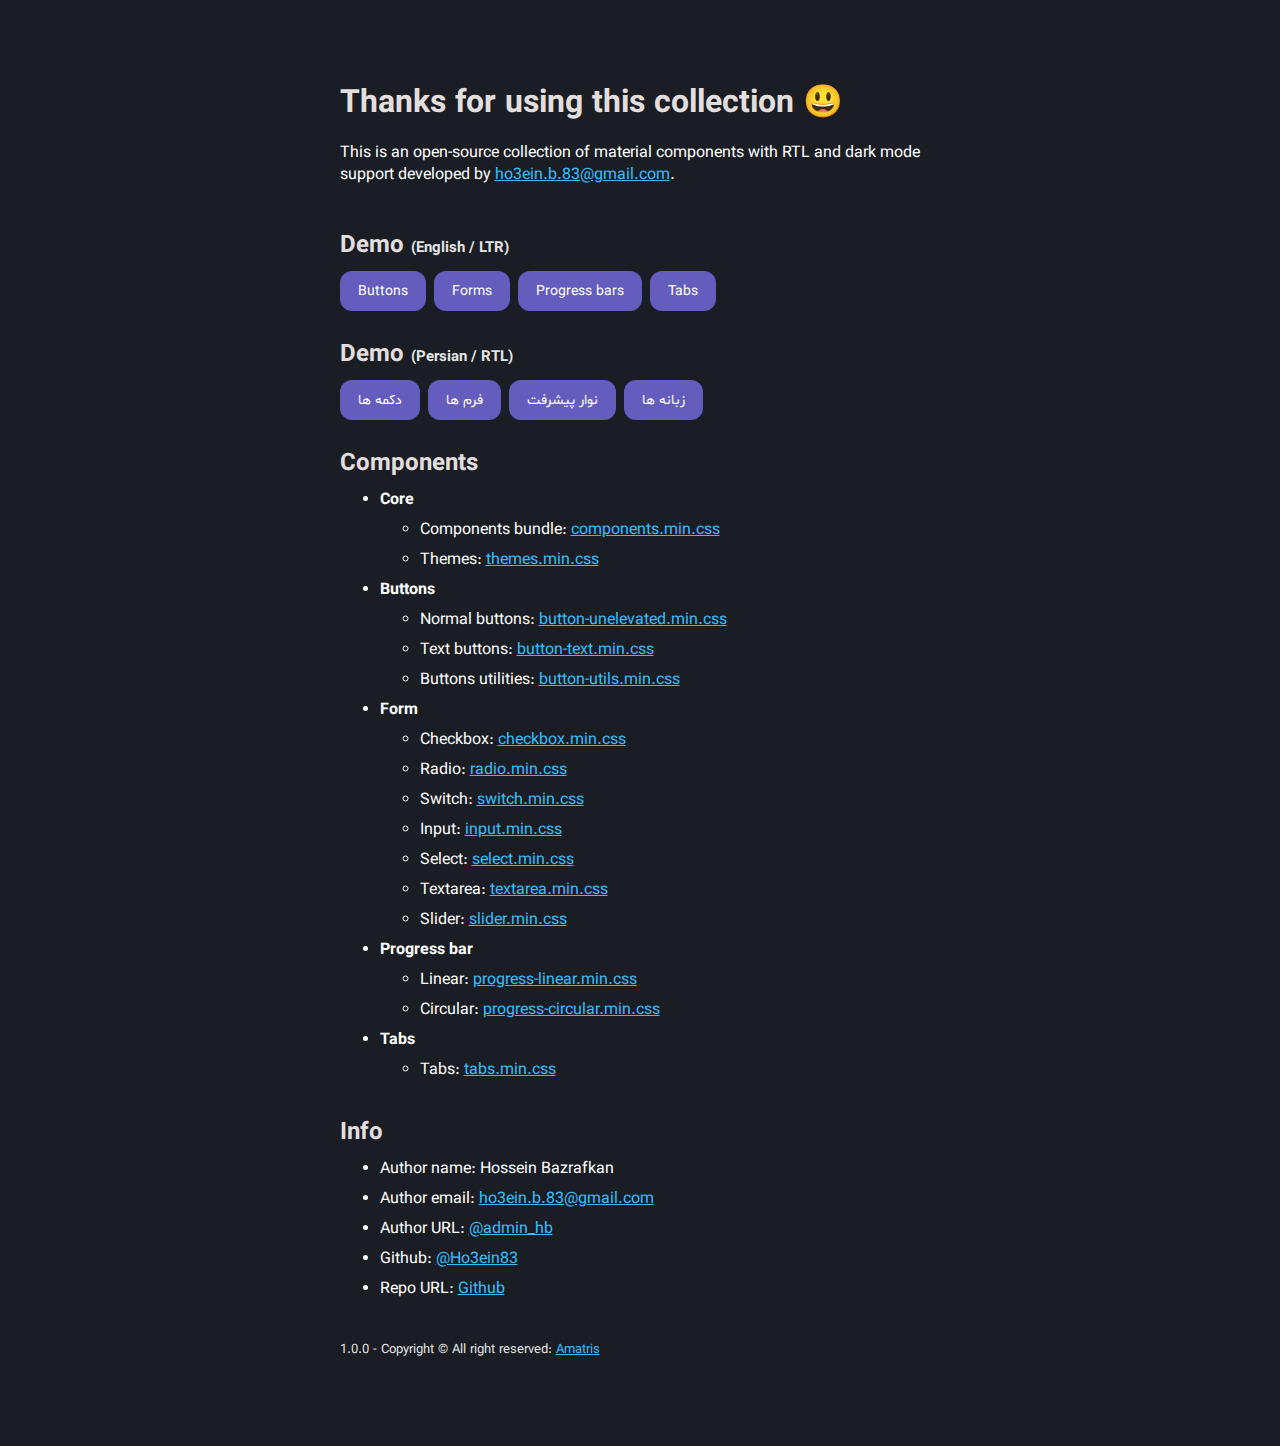
<file: index.html>
<!doctype html>
<html lang="en">
<head>
    <meta charset="UTF-8">
    <meta name="viewport" content="width=device-width, user-scalable=no, initial-scale=1.0, maximum-scale=1.0, minimum-scale=1.0">
    <meta http-equiv="X-UA-Compatible" content="ie=edge">

    <link rel="icon" href="./favicon.png">

    <link rel="stylesheet" href="./css/themes.min.css">
    <link rel="stylesheet" href="./css/style.min.css">
    <link rel="stylesheet" href="./css/structure.min.css">
    <link rel="stylesheet" href="./css/components.min.css">

    <title>Amatris material UI components</title>
</head>
<body class="ltr dark">

<div class="h-50"></div>

<div class="row">
    <div class="col-lg-6 margin-auto">
        <h1>Thanks for using this collection 😃</h1>
        <p>
            This is an open-source collection of material components with RTL and dark mode support developed by
            <a href="mailto:ho3ein.b.83@gmail.com">ho3ein.b.83@gmail.com</a>.
        </p>

        <div class="h-20"></div>

        <h2>Demo <span class="small-text color-low">(English / LTR)</span></h2>
        <div class="flex-start gap-8">
            <a href="demo/buttons_ltr.html" class="btn">Buttons</a>
            <a href="demo/forms_ltr.html" class="btn">Forms</a>
            <a href="demo/progress_ltr.html" class="btn">Progress bars</a>
            <a href="demo/tabs_ltr.html" class="btn">Tabs</a>
        </div>

        <div class="h-20"></div>

        <h2>Demo <span class="small-text color-low">(Persian / RTL)</span></h2>
        <div class="flex-start gap-8">
            <a href="demo/buttons_rtl.html" class="btn">دکمه ها</a>
            <a href="demo/forms_rtl.html" class="btn">فرم ها</a>
            <a href="demo/progress_rtl.html" class="btn">نوار پیشرفت</a>
            <a href="demo/tabs_rtl.html" class="btn">زبانه ها</a>
        </div>

        <div class="h-20"></div>

        <h2>Components</h2>
        <ul>
            <li>
                <b>Core</b>
                <ul>
                    <li>
                        <span>Components bundle:</span>
                        <a href="css/components.min.css">components.min.css</a>
                    </li>
                    <li>
                        <span>Themes:</span>
                        <a href="css/themes.min.css">themes.min.css</a>
                    </li>
                </ul>
            </li>
            <li>
                <b>Buttons</b>
                <ul>
                    <li>
                        <span>Normal buttons:</span>
                        <a href="css/components/button-unelevated.min.css">button-unelevated.min.css</a>
                    </li>
                    <li>
                        <span>Text buttons:</span>
                        <a href="css/components/button-text.min.css">button-text.min.css</a>
                    </li>
                    <li>
                        <span>Buttons utilities:</span>
                        <a href="css/components/button-utils.min.css">button-utils.min.css</a>
                    </li>
                </ul>
            </li>
            <li>
                <b>Form</b>
                <ul>
                    <li>
                        <span>Checkbox:</span>
                        <a href="css/components/checkbox.min.css">checkbox.min.css</a>
                    </li>
                    <li>
                        <span>Radio:</span>
                        <a href="css/components/radio.min.css">radio.min.css</a>
                    </li>
                    <li>
                        <span>Switch:</span>
                        <a href="css/components/switch.min.css">switch.min.css</a>
                    </li>
                    <li>
                        <span>Input:</span>
                        <a href="css/components/input.min.css">input.min.css</a>
                    </li>
                    <li>
                        <span>Select:</span>
                        <a href="css/components/select.min.css">select.min.css</a>
                    </li>
                    <li>
                        <span>Textarea:</span>
                        <a href="css/components/textarea.min.css">textarea.min.css</a>
                    </li>
                    <li>
                        <span>Slider:</span>
                        <a href="css/components/slider.min.css">slider.min.css</a>
                    </li>
                </ul>
            </li>
            <li>
                <b>Progress bar</b>
                <ul>
                    <li>
                        <span>Linear:</span>
                        <a href="css/components/progress-linear.min.css">progress-linear.min.css</a>
                    </li>
                    <li>
                        <span>Circular:</span>
                        <a href="css/components/progress-circular.min.css">progress-circular.min.css</a>
                    </li>
                </ul>
            </li>
            <li>
                <b>Tabs</b>
                <ul>
                    <li>
                        <span>Tabs:</span>
                        <a href="css/components/tabs.min.css">tabs.min.css</a>
                    </li>
                </ul>
            </li>
        </ul>

        <div class="h-20"></div>

        <h2>Info</h2>
        <ul>
            <li>Author name: Hossein Bazrafkan</li>
            <li>Author email: <a href="mailto:ho3ein.b.83@gmail.com">ho3ein.b.83@gmail.com</a></li>
            <li>Author URL: <a href="https://amatris.ir/author/admin_hb">@admin_hb</a></li>
            <li>Github: <a href="https://github.com/Ho3ein83">@Ho3ein83</a></li>
            <li>Repo URL: <a href="#">Github</a></li> <!-- TODO -->
        </ul>

        <div class="h-20"></div>

        <p class="tiny-text color-low"><span>1.0.0</span> - Copyright &copy; All right reserved: <a href="https://amatris.ir" target="_blank">Amatris</a></p>

    </div>
</div>

<div class="h-50"></div>

</body>
</html>
</file>
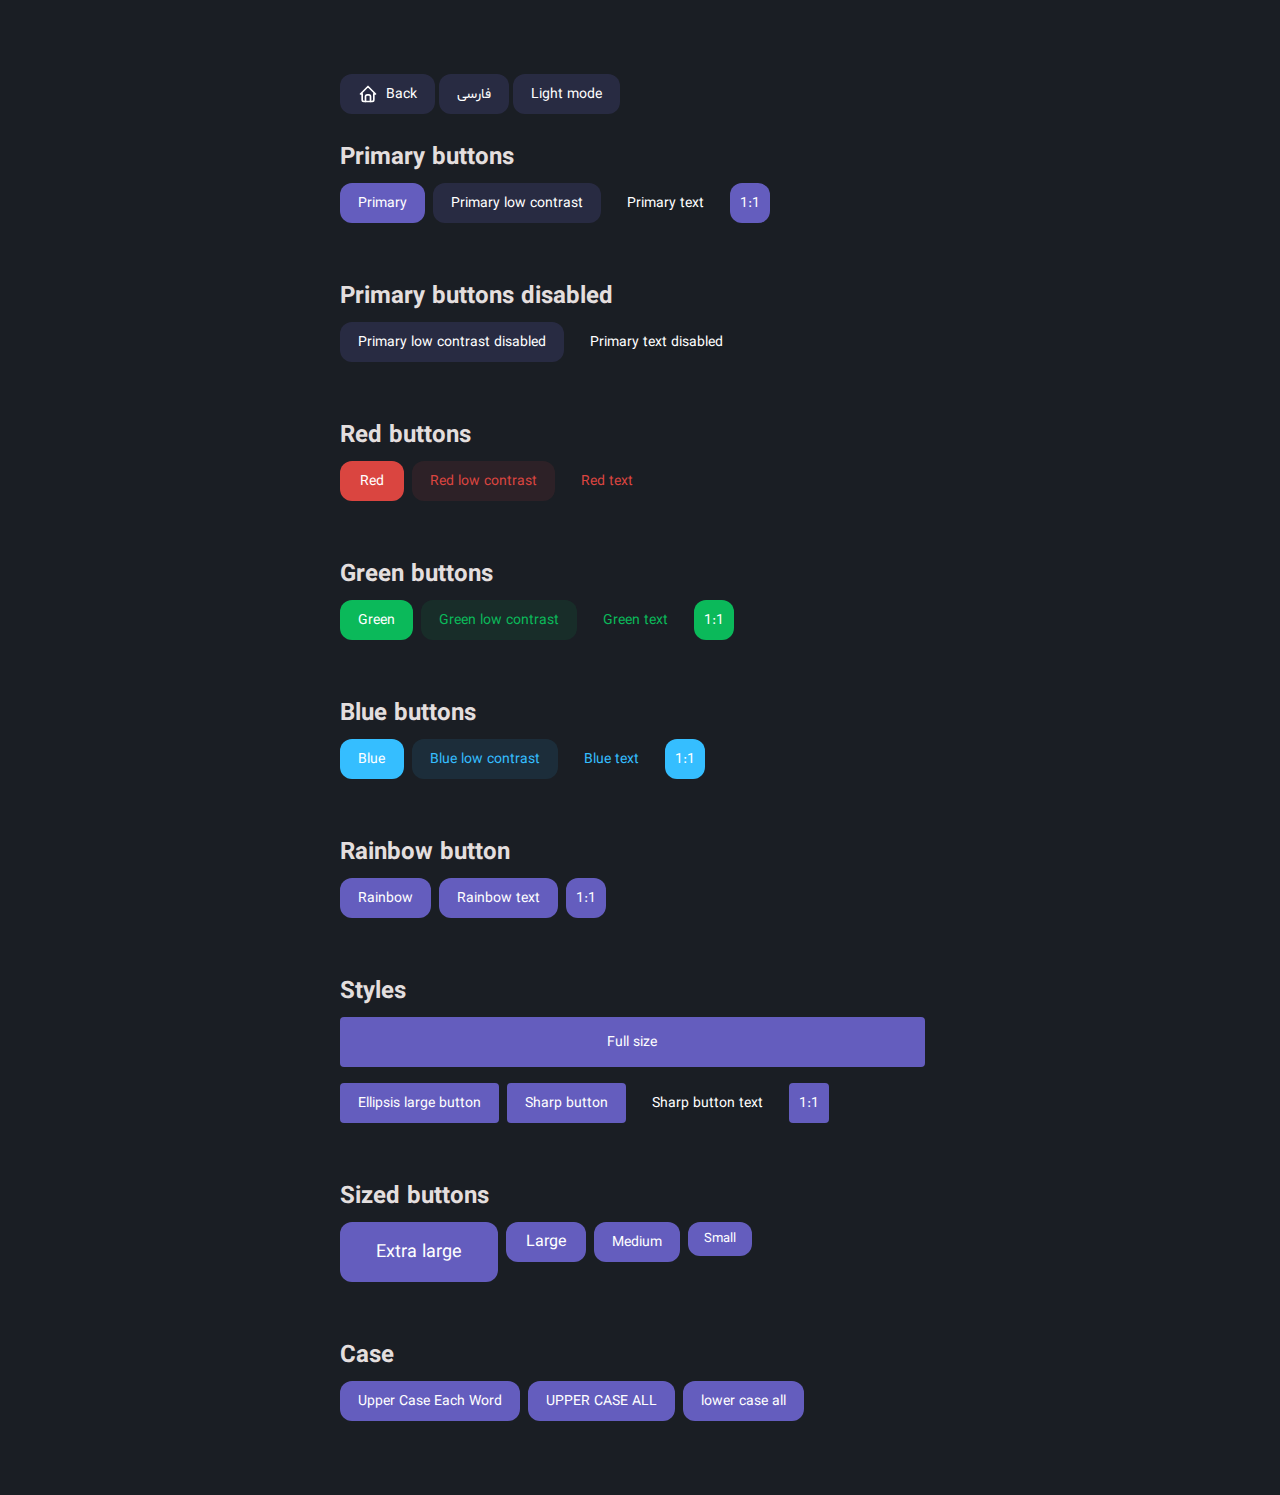
<file: demo/buttons_ltr.html>
<!doctype html>
<html lang="en">
<head>
    <meta charset="UTF-8">
    <meta name="viewport" content="width=device-width, user-scalable=no, initial-scale=1.0, maximum-scale=1.0, minimum-scale=1.0">
    <meta http-equiv="X-UA-Compatible" content="ie=edge">

    <link rel="stylesheet" href="../css/themes.min.css">
    <link rel="stylesheet" href="../css/structure.min.css">
    <link rel="stylesheet" href="../css/style.min.css">
    <link rel="stylesheet" href="../css/components.min.css">

    <title>Buttons</title>
</head>
<body class="ltr dark">

<div class="h-50"></div>

<div class="row">
    <div class="col-lg-6 margin-auto">
        <a href=".." class="btn btn-text --low flex-center">
            <svg xmlns="http://www.w3.org/2000/svg" viewBox="0 0 24 24" class="icon icon-tabler">
                <path d="M5 12l-2 0l9 -9l9 9l-2 0"/><path d="M5 12v7a2 2 0 0 0 2 2h10a2 2 0 0 0 2 -2v-7"/><path d="M9 21v-6a2 2 0 0 1 2 -2h2a2 2 0 0 1 2 2v6"/>
            </svg>
            Back
        </a>
        <a href="./buttons_rtl.html" class="btn btn-text --low">فارسی</a>
        <button type="button" class="btn btn-text --low no-dark switch-dark">Dark mode</button>
        <button type="button" class="btn btn-text --low no-light switch-light">Light mode</button>

        <div class="h-20"></div>

        <h2>Primary buttons</h2>
        <div class="flex-start gap-8">
            <button type="button" class="btn">Primary</button>
            <button type="button" class="btn btn-text --low">Primary low contrast</button>
            <button type="button" class="btn btn-text">Primary text</button>
            <button type="button" class="btn --square">1:1</button>
        </div>

        <div class="h-50"></div>

        <h2>Primary buttons disabled</h2>
        <div class="flex-start gap-8">
            <button type="button" class="btn btn-text --low" disabled>Primary low contrast disabled</button>
            <button type="button" class="btn btn-text" disabled>Primary text disabled</button>
        </div>

        <div class="h-50"></div>

        <h2>Red buttons</h2>
        <div class="flex-start gap-8">
            <button type="button" class="btn --red">Red</button>
            <button type="button" class="btn btn-text --red --low">Red low contrast</button>
            <button type="button" class="btn btn-text --red">Red text</button>
        </div>

        <div class="h-50"></div>

        <h2>Green buttons</h2>
        <div class="flex-start gap-8">
            <button type="button" class="btn --green">Green</button>
            <button type="button" class="btn btn-text --green --low">Green low contrast</button>
            <button type="button" class="btn btn-text --green">Green text</button>
            <button type="button" class="btn --green --square">1:1</button>
        </div>

        <div class="h-50"></div>

        <h2>Blue buttons</h2>
        <div class="flex-start gap-8">
            <button type="button" class="btn --blue">Blue</button>
            <button type="button" class="btn btn-text --blue --low">Blue low contrast</button>
            <button type="button" class="btn btn-text --blue">Blue text</button>
            <button type="button" class="btn --blue --square">1:1</button>
        </div>

        <div class="h-50"></div>

        <h2>Rainbow button</h2>
        <div class="flex-start gap-8">
            <button type="button" class="btn rainbow">Rainbow</button>
            <button type="button" class="btn rainbow text">Rainbow text</button>
            <button type="button" class="btn --square">1:1</button>
        </div>

        <div class="h-50"></div>

        <h2>Styles</h2>
        <div class="flex-start gap-8">
            <button type="button" class="btn btn-sharp btn-full">Full size</button>
            <button type="button" class="btn btn-sharp ellipsis" title="Ellipsis large button">Ellipsis large button</button>
            <button type="button" class="btn btn-sharp">Sharp button</button>
            <button type="button" class="btn btn-text btn-sharp">Sharp button text</button>
            <button type="button" class="btn btn-sharp --square">1:1</button>
        </div>

        <div class="h-50"></div>

        <h2>Sized buttons</h2>
        <div class="flex-start gap-8">
            <button type="button" class="btn btn-xl">Extra large</button>
            <button type="button" class="btn btn-lg">Large</button>
            <button type="button" class="btn btn-md">Medium</button>
            <button type="button" class="btn btn-sm">Small</button>
        </div>

        <div class="h-50"></div>

        <h2>Case</h2>
        <div class="flex-start gap-8">
            <button type="button" class="btn uc-first">upper case each word</button>
            <button type="button" class="btn upper-case">upper case all</button>
            <button type="button" class="btn lower-case">LOWER Case All</button>
        </div>

    </div>
</div>

<div class="h-50"></div>

<script src="../js/script.js"></script>

</body>
</html>
</file>
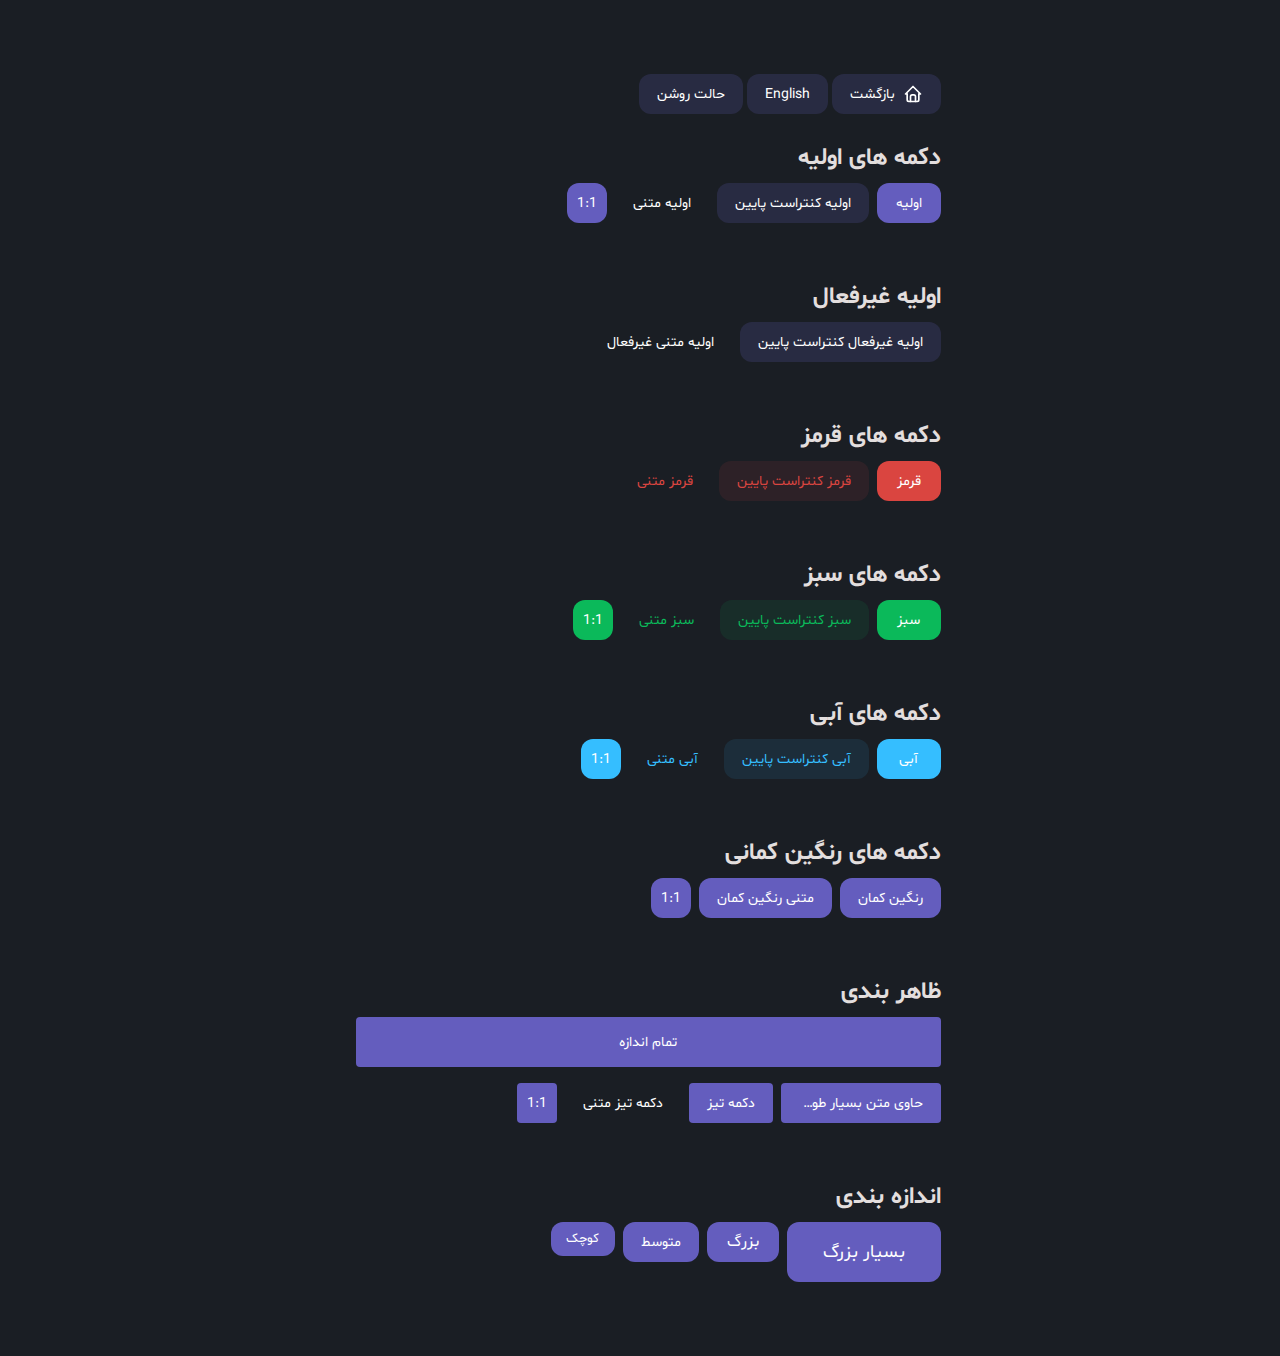
<file: demo/buttons_rtl.html>
<!doctype html>
<html lang="en">
<head>
    <meta charset="UTF-8">
    <meta name="viewport" content="width=device-width, user-scalable=no, initial-scale=1.0, maximum-scale=1.0, minimum-scale=1.0">
    <meta http-equiv="X-UA-Compatible" content="ie=edge">

    <link rel="stylesheet" href="../css/themes.min.css">
    <link rel="stylesheet" href="../css/structure.min.css">
    <link rel="stylesheet" href="../css/style.min.css">
    <link rel="stylesheet" href="../css/components.min.css">

    <title>دکمه ها</title>
</head>
<body class="rtl dark">

<div class="h-50"></div>

<div class="row">
    <div class="col-lg-6 margin-auto">
        <a href=".." class="btn btn-text --low flex-center">
            <svg xmlns="http://www.w3.org/2000/svg" viewBox="0 0 24 24" class="icon icon-tabler">
                <path d="M5 12l-2 0l9 -9l9 9l-2 0"/><path d="M5 12v7a2 2 0 0 0 2 2h10a2 2 0 0 0 2 -2v-7"/><path d="M9 21v-6a2 2 0 0 1 2 -2h2a2 2 0 0 1 2 2v6"/>
            </svg>
            بازگشت
        </a>
        <a href="./buttons_ltr.html" class="btn btn-text --low">English</a>
        <button type="button" class="btn btn-text --low no-dark switch-dark">حالت تیره</button>
        <button type="button" class="btn btn-text --low no-light switch-light">حالت روشن</button>

        <div class="h-20"></div>

        <h2>دکمه های اولیه</h2>
        <div class="flex-start gap-8">
            <button type="button" class="btn">اولیه</button>
            <button type="button" class="btn btn-text --low">اولیه کنتراست پایین</button>
            <button type="button" class="btn btn-text">اولیه متنی</button>
            <button type="button" class="btn --square">1:1</button>
        </div>

        <div class="h-50"></div>

        <h2>اولیه غیرفعال</h2>
        <div class="flex-start gap-8">
            <button type="button" class="btn btn-text --low" disabled>اولیه غیرفعال کنتراست پایین</button>
            <button type="button" class="btn btn-text" disabled>اولیه متنی غیرفعال</button>
        </div>

        <div class="h-50"></div>

        <h2>دکمه های قرمز</h2>
        <div class="flex-start gap-8">
            <button type="button" class="btn --red">قرمز</button>
            <button type="button" class="btn btn-text --red --low">قرمز کنتراست پایین</button>
            <button type="button" class="btn btn-text --red">قرمز متنی</button>
        </div>

        <div class="h-50"></div>

        <h2>دکمه های سبز</h2>
        <div class="flex-start gap-8">
            <button type="button" class="btn --green">سبز</button>
            <button type="button" class="btn btn-text --green --low">سبز کنتراست پایین</button>
            <button type="button" class="btn btn-text --green">سبز متنی</button>
            <button type="button" class="btn --green --square">1:1</button>
        </div>

        <div class="h-50"></div>

        <h2>دکمه های آبی</h2>
        <div class="flex-start gap-8">
            <button type="button" class="btn --blue">آبی</button>
            <button type="button" class="btn btn-text --blue --low">آبی کنتراست پایین</button>
            <button type="button" class="btn btn-text --blue">آبی متنی</button>
            <button type="button" class="btn --blue --square">1:1</button>
        </div>

        <div class="h-50"></div>

        <h2>دکمه های رنگین کمانی</h2>
        <div class="flex-start gap-8">
            <button type="button" class="btn rainbow">رنگین کمان</button>
            <button type="button" class="btn rainbow text">متنی رنگین کمان</button>
            <button type="button" class="btn --square">1:1</button>
        </div>

        <div class="h-50"></div>

        <h2>ظاهر بندی</h2>
        <div class="flex-start gap-8">
            <button type="button" class="btn btn-sharp btn-full">تمام اندازه</button>
            <button type="button" class="btn btn-sharp ellipsis" title="حاوی متن بسیار طولانی">حاوی متن بسیار طولانی</button>
            <button type="button" class="btn btn-sharp">دکمه تیز</button>
            <button type="button" class="btn btn-text btn-sharp">دکمه تیز متنی</button>
            <button type="button" class="btn btn-sharp --square">1:1</button>
        </div>

        <div class="h-50"></div>

        <h2>اندازه بندی</h2>
        <div class="flex-start gap-8">
            <button type="button" class="btn btn-xl">بسیار بزرگ</button>
            <button type="button" class="btn btn-lg">بزرگ</button>
            <button type="button" class="btn btn-md">متوسط</button>
            <button type="button" class="btn btn-sm">کوچک</button>
        </div>

    </div>
</div>

<div class="h-50"></div>

<script src="../js/script.js"></script>

</body>
</html>
</file>
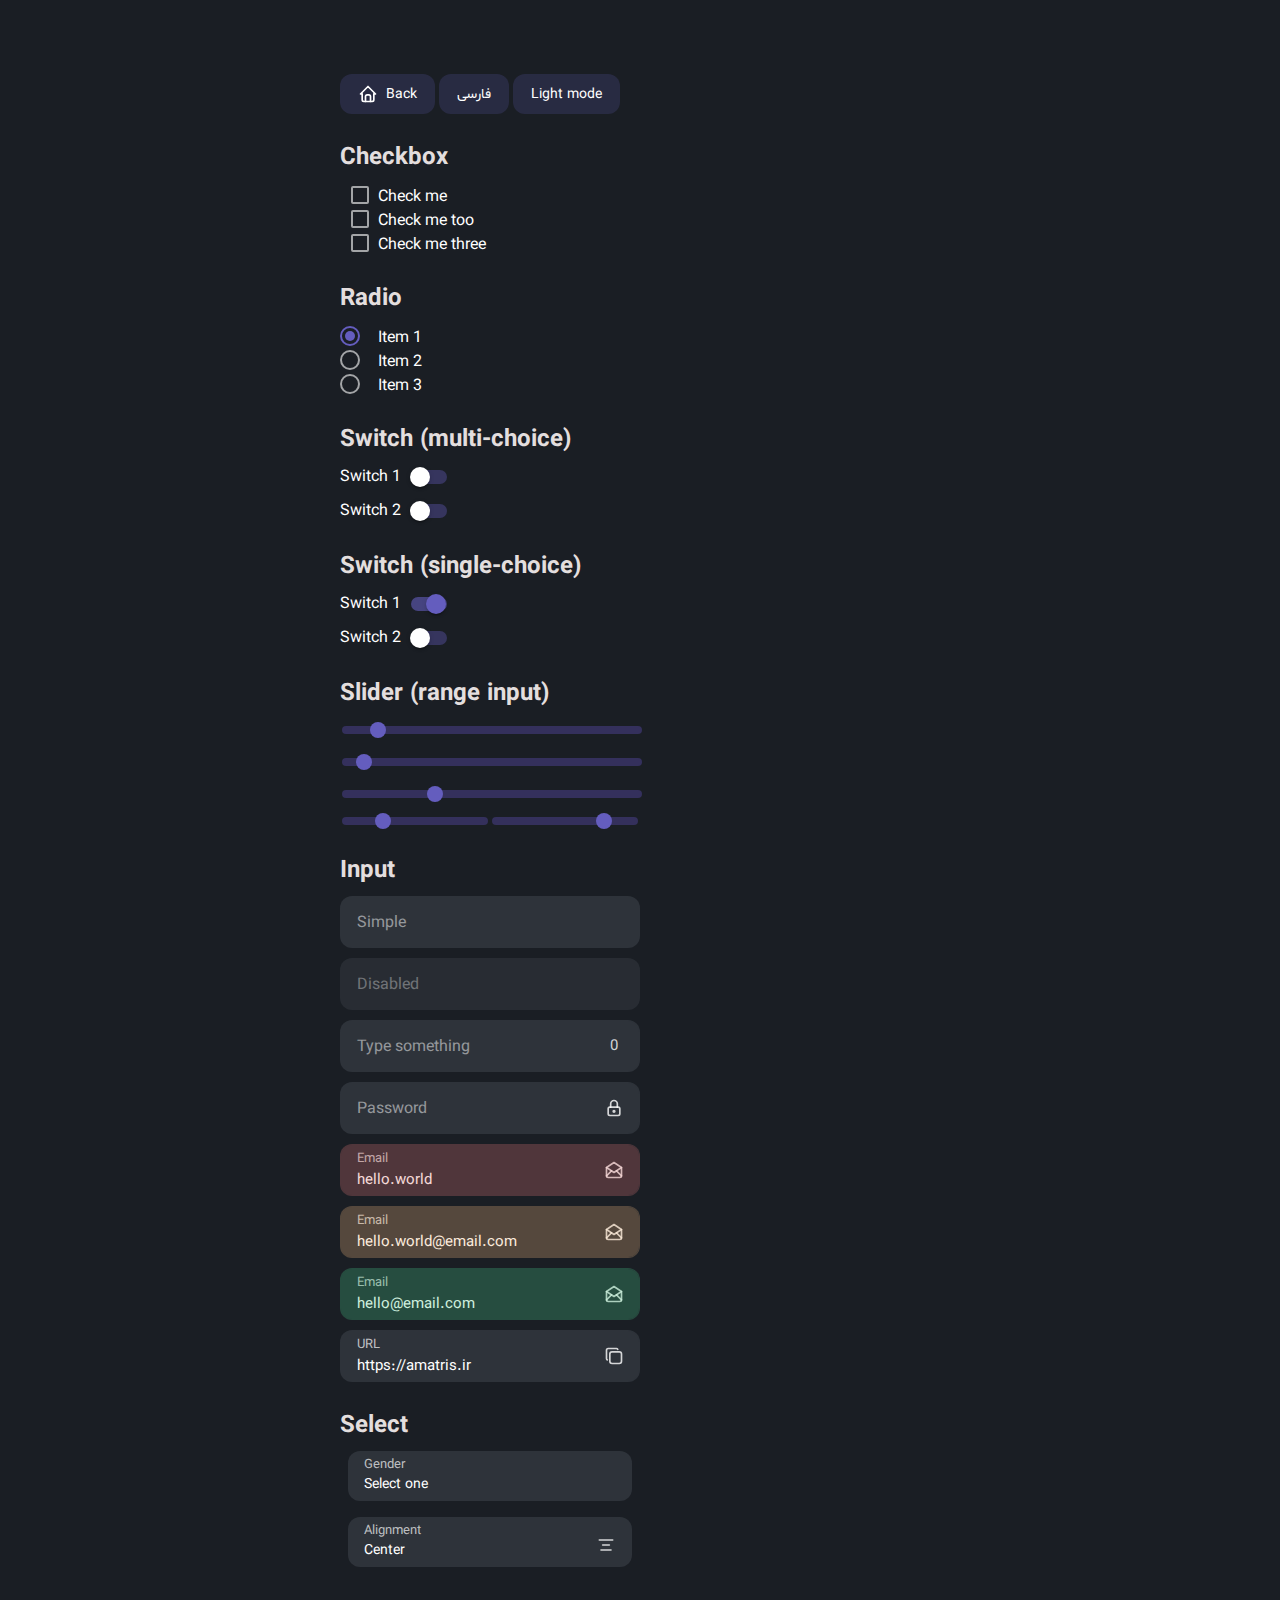
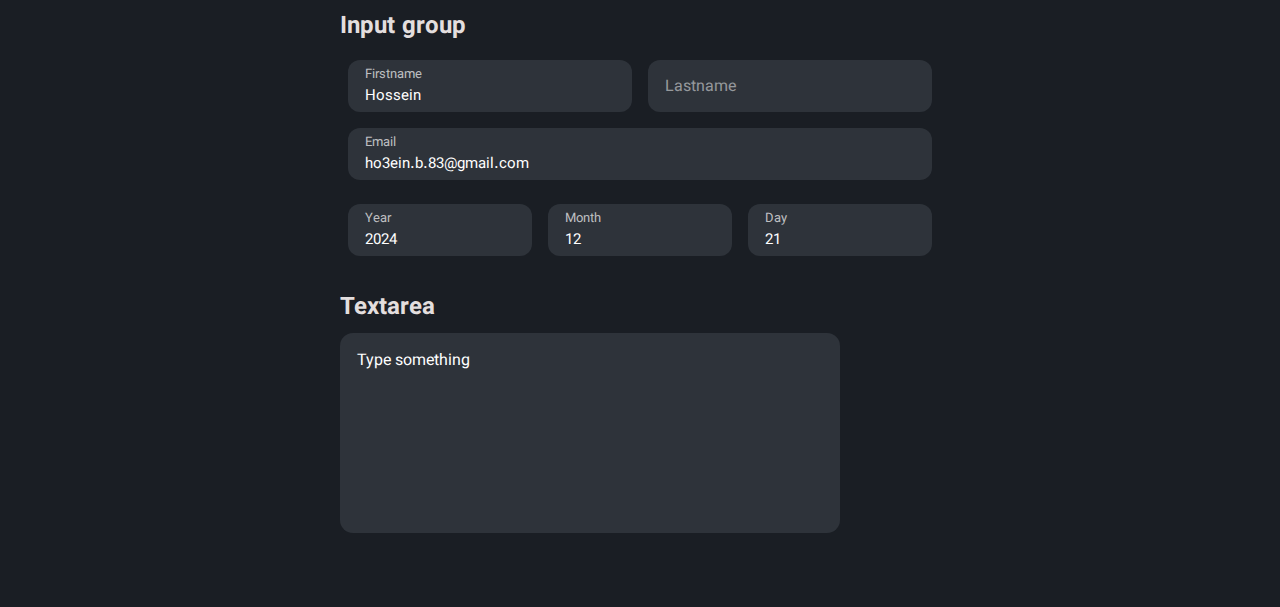
<file: demo/forms_ltr.html>
<!doctype html>
<html lang="en">
<head>
    <meta charset="UTF-8">
    <meta name="viewport" content="width=device-width, user-scalable=no, initial-scale=1.0, maximum-scale=1.0, minimum-scale=1.0">
    <meta http-equiv="X-UA-Compatible" content="ie=edge">

    <link rel="stylesheet" href="../css/themes.min.css">
    <link rel="stylesheet" href="../css/structure.min.css">
    <link rel="stylesheet" href="../css/style.min.css">
    <link rel="stylesheet" href="../css/components.min.css">

    <title>Forms</title>
</head>
<body class="ltr dark">

<div class="h-50"></div>

<div class="row">
    <div class="col-lg-6 margin-auto">
        <a href=".." class="btn btn-text --low flex-center">
            <svg xmlns="http://www.w3.org/2000/svg" viewBox="0 0 24 24" class="icon icon-tabler">
                <path d="M5 12l-2 0l9 -9l9 9l-2 0"/><path d="M5 12v7a2 2 0 0 0 2 2h10a2 2 0 0 0 2 -2v-7"/><path d="M9 21v-6a2 2 0 0 1 2 -2h2a2 2 0 0 1 2 2v6"/>
            </svg>
            Back
        </a>
        <a href="./forms_rtl.html" class="btn btn-text --low">فارسی</a>
        <button type="button" class="btn btn-text --low no-dark switch-dark">Dark mode</button>
        <button type="button" class="btn btn-text --low no-light switch-light">Light mode</button>

        <div class="h-20"></div>

        <h2>Checkbox</h2>
        <div class="flex-start gap-8">
            <label class="hb-checkbox">
                <input type="checkbox" id="checkbox-1">
                <span></span>
            </label>
            <label for="checkbox-1" class="clickable offset b3">Check me</label>
        </div>
        <div class="flex-start gap-8">
            <label class="hb-checkbox">
                <input type="checkbox" id="checkbox-2">
                <span></span>
            </label>
            <label for="checkbox-2" class="clickable offset b3">Check me too</label>
        </div>
        <div class="flex-start gap-8">
            <label class="hb-checkbox">
                <input type="checkbox" id="checkbox-3">
                <span></span>
            </label>
            <label for="checkbox-3" class="clickable offset b3">Check me three</label>
        </div>

        <div class="h-20"></div>

        <h2>Radio</h2>
        <div class="flex-start gap-8">
            <label class="hb-radio">
                <input type="radio" name="radio_group_1" id="radio-1" checked>
                <span></span>
            </label>
            <label for="radio-1" class="clickable offset b3">Item 1</label>
        </div>
        <div class="flex-start gap-8">
            <label class="hb-radio">
                <input type="radio" name="radio_group_1" id="radio-2">
                <span></span>
            </label>
            <label for="radio-2" class="clickable offset b3">Item 2</label>
        </div>
        <div class="flex-start gap-8">
            <label class="hb-radio">
                <input type="radio" name="radio_group_1" id="radio-3">
                <span></span>
            </label>
            <label for="radio-3" class="clickable offset b3">Item 3</label>
        </div>

        <div class="h-20"></div>

        <h2>Switch (multi-choice)</h2>
        <label class="hb-switch">
            <input type="checkbox" role="switch" name="switch_group_1">
            <span>Switch 1</span>
        </label>
        <div class="h-10"></div>
        <label class="hb-switch">
            <input type="checkbox" role="switch" name="switch_group_1">
            <span>Switch 2</span>
        </label>

        <div class="h-20"></div>

        <h2>Switch (single-choice)</h2>
        <label class="hb-switch">
            <input type="radio" role="switch" name="switch_group_2" checked>
            <span>Switch 1</span>
        </label>
        <div class="h-10"></div>
        <label class="hb-switch">
            <input type="radio" role="switch" name="switch_group_2">
            <span>Switch 2</span>
        </label>

        <div class="h-20"></div>

        <h2>Slider (range input)</h2>
        <div style="max-width:300px">
            <input type="range" class="ht-slider" value="10">

            <div class="h-10"></div>

            <input type="range" class="ht-slider" style="max-width:300px" value="10" max="200" step="10">

            <div class="h-10"></div>

            <input type="range" class="ht-slider" style="max-width:300px" value="3" max="10" step="1">

            <div class="h-10"></div>

            <div class="ht-slider-group">
                <input type="range" class="ht-slider" value="26">
                <input type="range" class="ht-slider" value="80">
            </div>
        </div>

        <div class="h-20"></div>

        <h2>Input</h2>
        <div style="max-width:300px">
            <label class="ht-input margin-0-im">
                <input type="text" placeholder="" required>
                <span>Simple</span>
            </label>
            <div class="h-10"></div>
            <label class="ht-input waiting margin-0-im">
                <input type="text" placeholder="" required>
                <span>Disabled</span>
            </label>
            <div class="h-10"></div>
            <label class="ht-input margin-0-im">
                <input type="text" id="input-example-1" placeholder="" required>
                <span>Type something</span>
                <span class="_icon_ small-text-im" id="badge-example-1">0</span>
            </label>
            <div class="h-10"></div>
            <label class="ht-input margin-0-im">
                <input type="password" placeholder="" required>
                <span>Password</span>
                <span class="_icon_">
                    <svg xmlns="http://www.w3.org/2000/svg" width="24" height="24" viewBox="0 0 24 24" class="icon icon-tabler">
                        <path d="M5 13a2 2 0 0 1 2 -2h10a2 2 0 0 1 2 2v6a2 2 0 0 1 -2 2h-10a2 2 0 0 1 -2 -2v-6z"/>
                        <path d="M11 16a1 1 0 1 0 2 0a1 1 0 0 0 -2 0"/><path d="M8 11v-4a4 4 0 1 1 8 0v4"/>
                    </svg>
                </span>
            </label>
            <div class="h-10"></div>
            <label class="ht-input invalid margin-0-im">
                <input type="email" value="hello.world" placeholder="" required>
                <span>Email</span>
                <span class="_icon_">
                    <svg xmlns="http://www.w3.org/2000/svg" width="24" height="24" viewBox="0 0 24 24" class="icon icon-tabler">
                        <path d="M3 9l9 6l9 -6l-9 -6l-9 6"/>
                        <path d="M21 9v10a2 2 0 0 1 -2 2h-14a2 2 0 0 1 -2 -2v-10"/>
                        <path d="M3 19l6 -6"/>
                        <path d="M15 13l6 6"/>
                    </svg>
                </span>
            </label>
            <div class="h-10"></div>
            <label class="ht-input warning margin-0-im">
                <input type="email" value="hello.world@email.com" placeholder="" required>
                <span>Email</span>
                <span class="_icon_">
                    <svg xmlns="http://www.w3.org/2000/svg" width="24" height="24" viewBox="0 0 24 24" class="icon icon-tabler">
                        <path d="M3 9l9 6l9 -6l-9 -6l-9 6"/>
                        <path d="M21 9v10a2 2 0 0 1 -2 2h-14a2 2 0 0 1 -2 -2v-10"/>
                        <path d="M3 19l6 -6"/>
                        <path d="M15 13l6 6"/>
                    </svg>
                </span>
            </label>
            <div class="h-10"></div>
            <label class="ht-input valid margin-0-im">
                <input type="email" value="hello@email.com" placeholder="" required>
                <span>Email</span>
                <span class="_icon_">
                    <svg xmlns="http://www.w3.org/2000/svg" width="24" height="24" viewBox="0 0 24 24" class="icon icon-tabler">
                        <path d="M3 9l9 6l9 -6l-9 -6l-9 6"/>
                        <path d="M21 9v10a2 2 0 0 1 -2 2h-14a2 2 0 0 1 -2 -2v-10"/>
                        <path d="M3 19l6 -6"/>
                        <path d="M15 13l6 6"/>
                    </svg>
                </span>
            </label>
            <div class="h-10"></div>
            <label class="ht-input margin-0-im">
                <input type="text" value="https://amatris.ir" placeholder="" readonly required>
                <span>URL</span>
                <span class="_icon_ clickable">
                    <svg xmlns="http://www.w3.org/2000/svg" width="24" height="24" viewBox="0 0 24 24" class="icon icon-tabler">
                        <path d="M7 7m0 2.667a2.667 2.667 0 0 1 2.667 -2.667h8.666a2.667 2.667 0 0 1 2.667 2.667v8.666a2.667 2.667 0 0 1 -2.667 2.667h-8.666a2.667 2.667 0 0 1 -2.667 -2.667z"/>
                        <path d="M4.012 16.737a2.005 2.005 0 0 1 -1.012 -1.737v-10c0 -1.1 .9 -2 2 -2h10c.75 0 1.158 .385 1.5 1"/>
                    </svg>
                </span>
            </label>
        </div>

        <div class="h-20"></div>

        <h2>Select</h2>
        <div style="max-width:300px">
            <label class="hb-select-group">
                <select>
                    <option value="" style="display:none">Select one</option>
                    <option value="male">Male</option>
                    <option value="female">Female</option>
                </select>
                <span>Gender</span>
            </label>
            <label class="hb-select-group">
                <select>
                    <option value="c">Center</option>
                    <option value="l">Left</option>
                    <option value="r">Right</option>
                </select>
                <span>Alignment</span>
                <svg xmlns="http://www.w3.org/2000/svg" width="24" height="24" viewBox="0 0 24 24" class="_icon_ icon icon-tabler">
                    <path d="M4 6l16 0"/>
                    <path d="M8 12l8 0"/>
                    <path d="M6 18l12 0"/>
                </svg>
            </label>
        </div>

        <div class="h-20"></div>

        <h2>Input group</h2>
        <div style="max-width:600px">
            <div class="ht-input-row">
                <label class="ht-input">
                    <input type="text" value="Hossein" placeholder="" required>
                    <span>Firstname</span>
                </label>
                <label class="ht-input">
                    <input type="text" placeholder="" required>
                    <span>Lastname</span>
                </label>
            </div>
            <label class="ht-input">
                <input type="text" value="ho3ein.b.83@gmail.com" placeholder="" required>
                <span>Email</span>
            </label>
            <div class="ht-input-row">
                <label class="ht-input">
                    <input type="text" value="2024" placeholder="" required>
                    <span>Year</span>
                </label>
                <label class="ht-input">
                    <input type="text" value="12" placeholder="" required>
                    <span>Month</span>
                </label>
                <label class="ht-input">
                    <input type="text" value="21" placeholder="" required>
                    <span>Day</span>
                </label>
            </div>
        </div>

        <div class="h-20"></div>

        <h2>Textarea</h2>

        <div style="width:100%">
            <label class="ht-textarea" style="width:100%;height:200px;max-width:500px;">
                <textarea></textarea>
                <span>Type something</span>
            </label>
        </div>

    </div>
</div>

<div class="h-50"></div>

<script src="../js/script.js"></script>
<script>
    const e1 = document.getElementById("input-example-1");
    const e1_badge = document.getElementById("badge-example-1");
    const e1_callback = function(){
        e1_badge.innerText = this.value.length;
    }
    e1.addEventListener("keydown", e1_callback);
    e1.addEventListener("keyup", e1_callback);
</script>

</body>
</html>
</file>
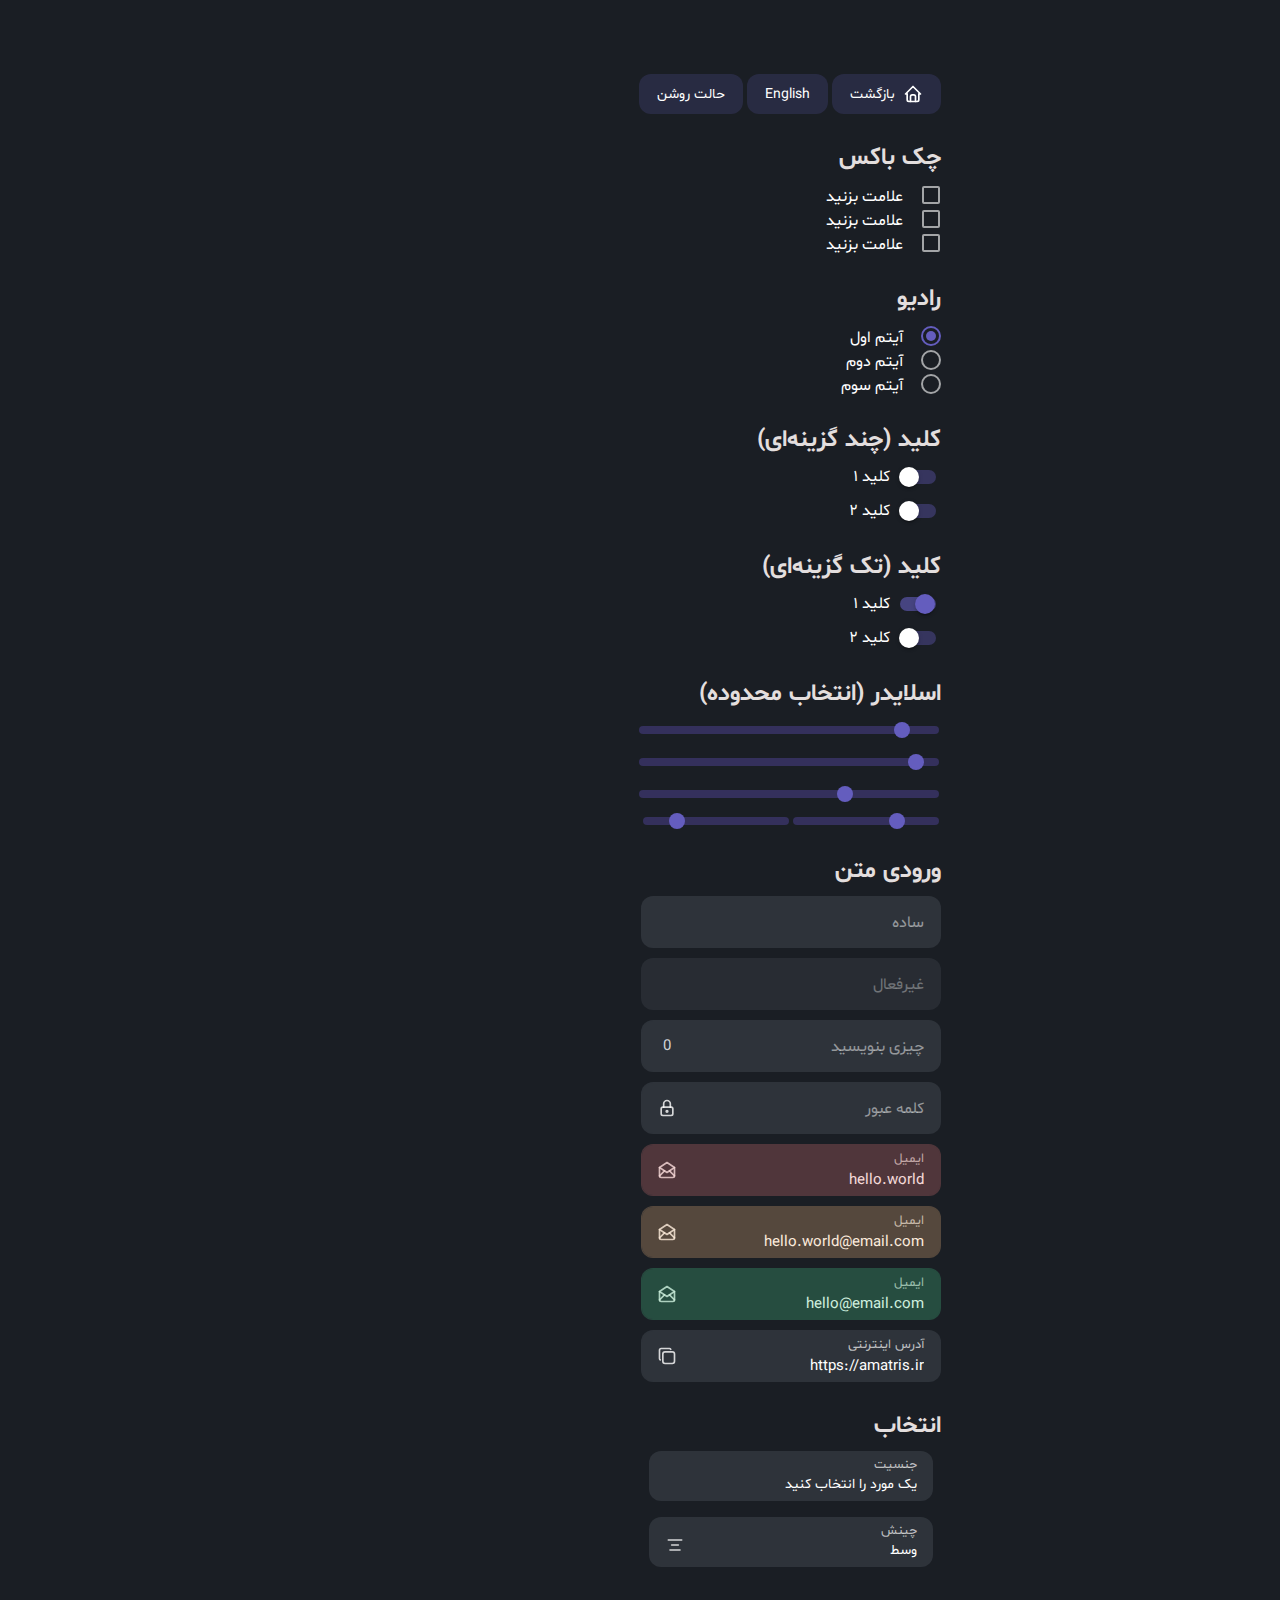
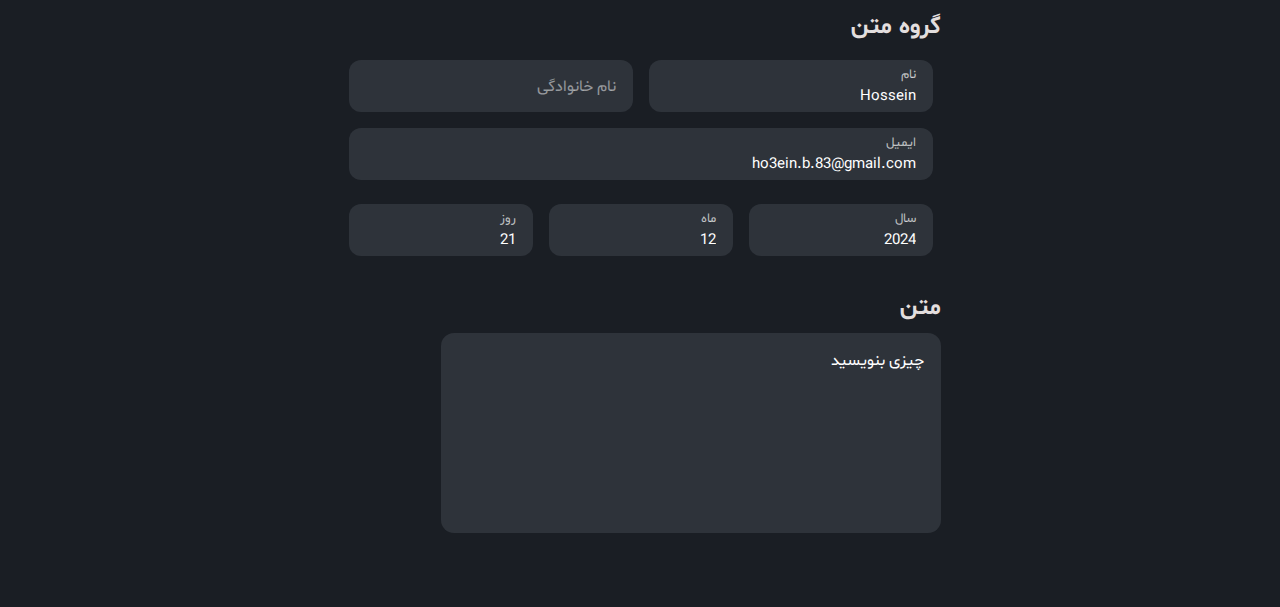
<file: demo/forms_rtl.html>
<!doctype html>
<html lang="en">
<head>
    <meta charset="UTF-8">
    <meta name="viewport" content="width=device-width, user-scalable=no, initial-scale=1.0, maximum-scale=1.0, minimum-scale=1.0">
    <meta http-equiv="X-UA-Compatible" content="ie=edge">

    <link rel="stylesheet" href="../css/themes.min.css">
    <link rel="stylesheet" href="../css/structure.min.css">
    <link rel="stylesheet" href="../css/style.min.css">
    <link rel="stylesheet" href="../css/components.min.css">

    <title>فرم ها</title>
</head>
<body class="rtl dark">

<div class="h-50"></div>

<div class="row">
    <div class="col-lg-6 margin-auto">
        <a href=".." class="btn btn-text --low flex-center">
            <svg xmlns="http://www.w3.org/2000/svg" viewBox="0 0 24 24" class="icon icon-tabler">
                <path d="M5 12l-2 0l9 -9l9 9l-2 0"/><path d="M5 12v7a2 2 0 0 0 2 2h10a2 2 0 0 0 2 -2v-7"/><path d="M9 21v-6a2 2 0 0 1 2 -2h2a2 2 0 0 1 2 2v6"/>
            </svg>
            بازگشت
        </a>
        <a href="./forms_ltr.html" class="btn btn-text --low">English</a>
        <button type="button" class="btn btn-text --low no-dark switch-dark">حالت تیره</button>
        <button type="button" class="btn btn-text --low no-light switch-light">حالت روشن</button>

        <div class="h-20"></div>

        <h2>چک باکس</h2>
        <div class="flex-start gap-8">
            <label class="hb-checkbox">
                <input type="checkbox" id="checkbox-1">
                <span></span>
            </label>
            <label for="checkbox-1" class="clickable offset b3">علامت بزنید</label>
        </div>
        <div class="flex-start gap-8">
            <label class="hb-checkbox">
                <input type="checkbox" id="checkbox-2">
                <span></span>
            </label>
            <label for="checkbox-2" class="clickable offset b3">علامت بزنید</label>
        </div>
        <div class="flex-start gap-8">
            <label class="hb-checkbox">
                <input type="checkbox" id="checkbox-3">
                <span></span>
            </label>
            <label for="checkbox-3" class="clickable offset b3">علامت بزنید</label>
        </div>

        <div class="h-20"></div>

        <h2>رادیو</h2>
        <div class="flex-start gap-8">
            <label class="hb-radio">
                <input type="radio" name="radio_group_1" id="radio-1" checked>
                <span></span>
            </label>
            <label for="radio-1" class="clickable offset b3">آیتم اول</label>
        </div>
        <div class="flex-start gap-8">
            <label class="hb-radio">
                <input type="radio" name="radio_group_1" id="radio-2">
                <span></span>
            </label>
            <label for="radio-2" class="clickable offset b3">آیتم دوم</label>
        </div>
        <div class="flex-start gap-8">
            <label class="hb-radio">
                <input type="radio" name="radio_group_1" id="radio-3">
                <span></span>
            </label>
            <label for="radio-3" class="clickable offset b3">آیتم سوم</label>
        </div>

        <div class="h-20"></div>

        <h2>کلید (چند گزینه‌ای)</h2>
        <label class="hb-switch">
            <input type="checkbox" role="switch" name="switch_group_1">
            <span>کلید ۱</span>
        </label>
        <div class="h-10"></div>
        <label class="hb-switch">
            <input type="checkbox" role="switch" name="switch_group_1">
            <span>کلید ۲</span>
        </label>

        <div class="h-20"></div>

        <h2>کلید (تک گزینه‌ای)</h2>
        <label class="hb-switch">
            <input type="radio" role="switch" name="switch_group_2" checked>
            <span>کلید ۱</span>
        </label>
        <div class="h-10"></div>
        <label class="hb-switch">
            <input type="radio" role="switch" name="switch_group_2">
            <span>کلید ۲</span>
        </label>

        <div class="h-20"></div>

        <h2>اسلایدر (انتخاب محدوده)</h2>
        <div style="max-width:300px">
            <input type="range" class="ht-slider" value="10">

            <div class="h-10"></div>

            <input type="range" class="ht-slider" value="10" max="200" step="10">

            <div class="h-10"></div>

            <input type="range" class="ht-slider" value="3" max="10" step="1">

            <div class="h-10"></div>

            <div class="ht-slider-group">
                <input type="range" class="ht-slider" value="26">
                <input type="range" class="ht-slider" value="80">
            </div>
        </div>

        <div class="h-20"></div>

        <h2>ورودی متن</h2>
        <div style="max-width:300px">
            <label class="ht-input margin-0-im">
                <input type="text" placeholder="" required>
                <span>ساده</span>
            </label>
            <div class="h-10"></div>
            <label class="ht-input waiting margin-0-im">
                <input type="text" placeholder="" required>
                <span>غیرفعال</span>
            </label>
            <div class="h-10"></div>
            <label class="ht-input margin-0-im">
                <input type="text" id="input-example-1" placeholder="" required>
                <span>چیزی بنویسید</span>
                <span class="_icon_ small-text-im" id="badge-example-1">0</span>
            </label>
            <div class="h-10"></div>
            <label class="ht-input margin-0-im">
                <input type="password" placeholder="" required>
                <span>کلمه عبور</span>
                <span class="_icon_">
                    <svg xmlns="http://www.w3.org/2000/svg" width="24" height="24" viewBox="0 0 24 24" class="icon icon-tabler">
                        <path d="M5 13a2 2 0 0 1 2 -2h10a2 2 0 0 1 2 2v6a2 2 0 0 1 -2 2h-10a2 2 0 0 1 -2 -2v-6z"/>
                        <path d="M11 16a1 1 0 1 0 2 0a1 1 0 0 0 -2 0"/><path d="M8 11v-4a4 4 0 1 1 8 0v4"/>
                    </svg>
                </span>
            </label>
            <div class="h-10"></div>
            <label class="ht-input invalid margin-0-im">
                <input type="email" value="hello.world" placeholder="" required>
                <span>ایمیل</span>
                <span class="_icon_">
                    <svg xmlns="http://www.w3.org/2000/svg" width="24" height="24" viewBox="0 0 24 24" class="icon icon-tabler">
                        <path d="M3 9l9 6l9 -6l-9 -6l-9 6"/>
                        <path d="M21 9v10a2 2 0 0 1 -2 2h-14a2 2 0 0 1 -2 -2v-10"/>
                        <path d="M3 19l6 -6"/>
                        <path d="M15 13l6 6"/>
                    </svg>
                </span>
            </label>
            <div class="h-10"></div>
            <label class="ht-input warning margin-0-im">
                <input type="email" value="hello.world@email.com" placeholder="" required>
                <span>ایمیل</span>
                <span class="_icon_">
                    <svg xmlns="http://www.w3.org/2000/svg" width="24" height="24" viewBox="0 0 24 24" class="icon icon-tabler">
                        <path d="M3 9l9 6l9 -6l-9 -6l-9 6"/>
                        <path d="M21 9v10a2 2 0 0 1 -2 2h-14a2 2 0 0 1 -2 -2v-10"/>
                        <path d="M3 19l6 -6"/>
                        <path d="M15 13l6 6"/>
                    </svg>
                </span>
            </label>
            <div class="h-10"></div>
            <label class="ht-input valid margin-0-im">
                <input type="email" value="hello@email.com" placeholder="" required>
                <span>ایمیل</span>
                <span class="_icon_">
                    <svg xmlns="http://www.w3.org/2000/svg" width="24" height="24" viewBox="0 0 24 24" class="icon icon-tabler">
                        <path d="M3 9l9 6l9 -6l-9 -6l-9 6"/>
                        <path d="M21 9v10a2 2 0 0 1 -2 2h-14a2 2 0 0 1 -2 -2v-10"/>
                        <path d="M3 19l6 -6"/>
                        <path d="M15 13l6 6"/>
                    </svg>
                </span>
            </label>
            <div class="h-10"></div>
            <label class="ht-input margin-0-im">
                <input type="text" value="https://amatris.ir" placeholder="" readonly required>
                <span>آدرس اینترنتی</span>
                <span class="_icon_ clickable">
                    <svg xmlns="http://www.w3.org/2000/svg" width="24" height="24" viewBox="0 0 24 24" class="icon icon-tabler">
                        <path d="M7 7m0 2.667a2.667 2.667 0 0 1 2.667 -2.667h8.666a2.667 2.667 0 0 1 2.667 2.667v8.666a2.667 2.667 0 0 1 -2.667 2.667h-8.666a2.667 2.667 0 0 1 -2.667 -2.667z"/>
                        <path d="M4.012 16.737a2.005 2.005 0 0 1 -1.012 -1.737v-10c0 -1.1 .9 -2 2 -2h10c.75 0 1.158 .385 1.5 1"/>
                    </svg>
                </span>
            </label>
        </div>

        <div class="h-20"></div>

        <h2>انتخاب</h2>
        <div style="max-width:300px">
            <label class="hb-select-group">
                <select>
                    <option value="" style="display:none">یک مورد را انتخاب کنید</option>
                    <option value="male">آقا</option>
                    <option value="female">خانم</option>
                </select>
                <span>جنسیت</span>
            </label>
            <label class="hb-select-group">
                <select>
                    <option value="c">وسط</option>
                    <option value="l">چپ</option>
                    <option value="r">راست</option>
                </select>
                <span>چینش</span>
                <svg xmlns="http://www.w3.org/2000/svg" width="24" height="24" viewBox="0 0 24 24" class="_icon_ icon icon-tabler">
                    <path d="M4 6l16 0"/>
                    <path d="M8 12l8 0"/>
                    <path d="M6 18l12 0"/>
                </svg>
            </label>
        </div>

        <div class="h-20"></div>

        <h2>گروه متن</h2>
        <div style="max-width:600px">
            <div class="ht-input-row">
                <label class="ht-input">
                    <input type="text" value="Hossein" placeholder="" required>
                    <span>نام</span>
                </label>
                <label class="ht-input">
                    <input type="text" placeholder="" required>
                    <span>نام خانوادگی</span>
                </label>
            </div>
            <label class="ht-input">
                <input type="text" value="ho3ein.b.83@gmail.com" placeholder="" required>
                <span>ایمیل</span>
            </label>
            <div class="ht-input-row">
                <label class="ht-input">
                    <input type="text" value="2024" placeholder="" required>
                    <span>سال</span>
                </label>
                <label class="ht-input">
                    <input type="text" value="12" placeholder="" required>
                    <span>ماه</span>
                </label>
                <label class="ht-input">
                    <input type="text" value="21" placeholder="" required>
                    <span>روز</span>
                </label>
            </div>
        </div>

        <div class="h-20"></div>

        <h2>متن</h2>

        <div style="width:100%">
            <label class="ht-textarea" style="width:100%;height:200px;max-width:500px;">
                <textarea></textarea>
                <span>چیزی بنویسید</span>
            </label>
        </div>

    </div>
</div>

<div class="h-50"></div>

<script src="../js/script.js"></script>
<script>
    const e1 = document.getElementById("input-example-1");
    const e1_badge = document.getElementById("badge-example-1");
    const e1_callback = function(){
        e1_badge.innerText = this.value.length;
    }
    e1.addEventListener("keydown", e1_callback);
    e1.addEventListener("keyup", e1_callback);
</script>

</body>
</html>
</file>
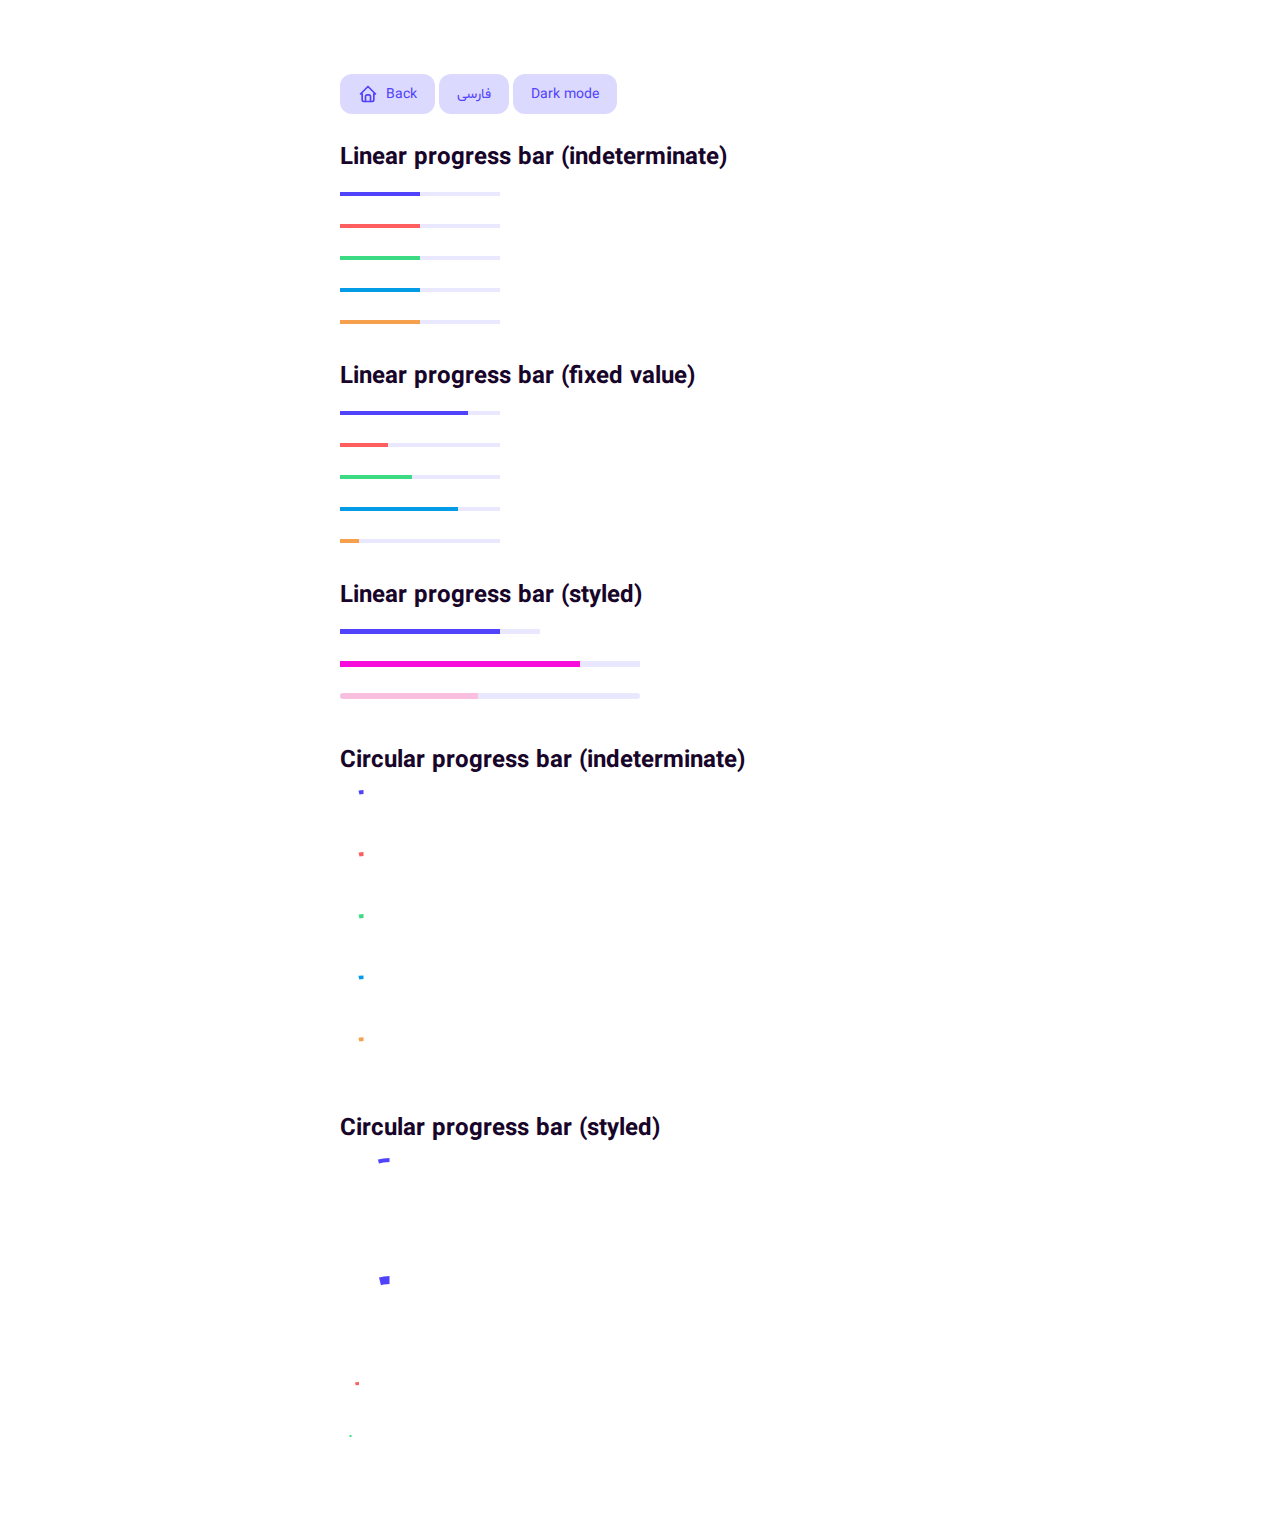
<file: demo/progress_ltr.html>
<!doctype html>
<html lang="en">
<head>
    <meta charset="UTF-8">
    <meta name="viewport" content="width=device-width, user-scalable=no, initial-scale=1.0, maximum-scale=1.0, minimum-scale=1.0">
    <meta http-equiv="X-UA-Compatible" content="ie=edge">

    <link rel="stylesheet" href="../css/themes.min.css">
    <link rel="stylesheet" href="../css/structure.min.css">
    <link rel="stylesheet" href="../css/style.min.css">
    <link rel="stylesheet" href="../css/components.min.css">

    <title>Progress</title>
</head>
<body class="ltr light">

<div class="h-50"></div>

<div class="row">
    <div class="col-lg-6 margin-auto">
        <a href=".." class="btn btn-text --low flex-center">
            <svg xmlns="http://www.w3.org/2000/svg" viewBox="0 0 24 24" class="icon icon-tabler">
                <path d="M5 12l-2 0l9 -9l9 9l-2 0"/><path d="M5 12v7a2 2 0 0 0 2 2h10a2 2 0 0 0 2 -2v-7"/><path d="M9 21v-6a2 2 0 0 1 2 -2h2a2 2 0 0 1 2 2v6"/>
            </svg>
            Back
        </a>
        <a href="./progress_rtl.html" class="btn btn-text --low">فارسی</a>
        <button type="button" class="btn btn-text --low no-dark switch-dark">Dark mode</button>
        <button type="button" class="btn btn-text --low no-light switch-light">Light mode</button>

        <div class="h-20"></div>

        <h2>Linear progress bar (indeterminate)</h2>
        <progress class="hb-progress-linear"></progress>
        <div class="h-10"></div>
        <progress class="hb-progress-linear color-red-im"></progress>
        <div class="h-10"></div>
        <progress class="hb-progress-linear color-green-im"></progress>
        <div class="h-10"></div>
        <progress class="hb-progress-linear color-blue-im"></progress>
        <div class="h-10"></div>
        <progress class="hb-progress-linear color-orange-im"></progress>

        <div class="h-20"></div>

        <h2>Linear progress bar (fixed value)</h2>
        <progress class="hb-progress-linear" value="80" max="100"></progress>
        <div class="h-10"></div>
        <progress class="hb-progress-linear color-red-im" value="30" max="100"></progress>
        <div class="h-10"></div>
        <progress class="hb-progress-linear color-green-im" value="45" max="100"></progress>
        <div class="h-10"></div>
        <progress class="hb-progress-linear color-blue-im" value="74" max="100"></progress>
        <div class="h-10"></div>
        <progress class="hb-progress-linear color-orange-im" value="12" max="100"></progress>

        <div class="h-20"></div>

        <h2>Linear progress bar (styled)</h2>
        <progress class="hb-progress-linear" style="width:200px;height:5px;" value="80" max="100"></progress>
        <div class="h-10"></div>
        <progress class="hb-progress-linear" style="width:300px;height:6px;color:#f80cdc" value="80" max="100"></progress>
        <div class="h-10"></div>
        <progress class="hb-progress-linear" style="width:300px;height:6px;border-radius:3px;overflow:hidden;color:#f8c0de" value="46" max="100"></progress>
        <div class="h-10"></div>

        <div class="h-20"></div>

        <h2>Circular progress bar (indeterminate)</h2>
        <progress class="hb-progress-circular"></progress>
        <div class="h-10"></div>
        <progress class="hb-progress-circular color-red-im"></progress>
        <div class="h-10"></div>
        <progress class="hb-progress-circular color-green-im"></progress>
        <div class="h-10"></div>
        <progress class="hb-progress-circular color-blue-im"></progress>
        <div class="h-10"></div>
        <progress class="hb-progress-circular color-orange-im"></progress>

        <div class="h-20"></div>

        <h2>Circular progress bar (styled)</h2>
        <progress class="hb-progress-circular" style="width:100px;height:100px"></progress>
        <div class="h-10"></div>
        <progress class="hb-progress-circular" style="width:100px;height:100px;font-size:32px"></progress>
        <div class="h-10"></div>
        <progress class="hb-progress-circular color-red-im" style="font-size:13px"></progress>
        <div class="h-10"></div>
        <progress class="hb-progress-circular color-green-im" style="font-size:11px;width:24px;height:24px"></progress>

    </div>
</div>

<div class="h-50"></div>

<script src="../js/script.js"></script>

</body>
</html>
</file>
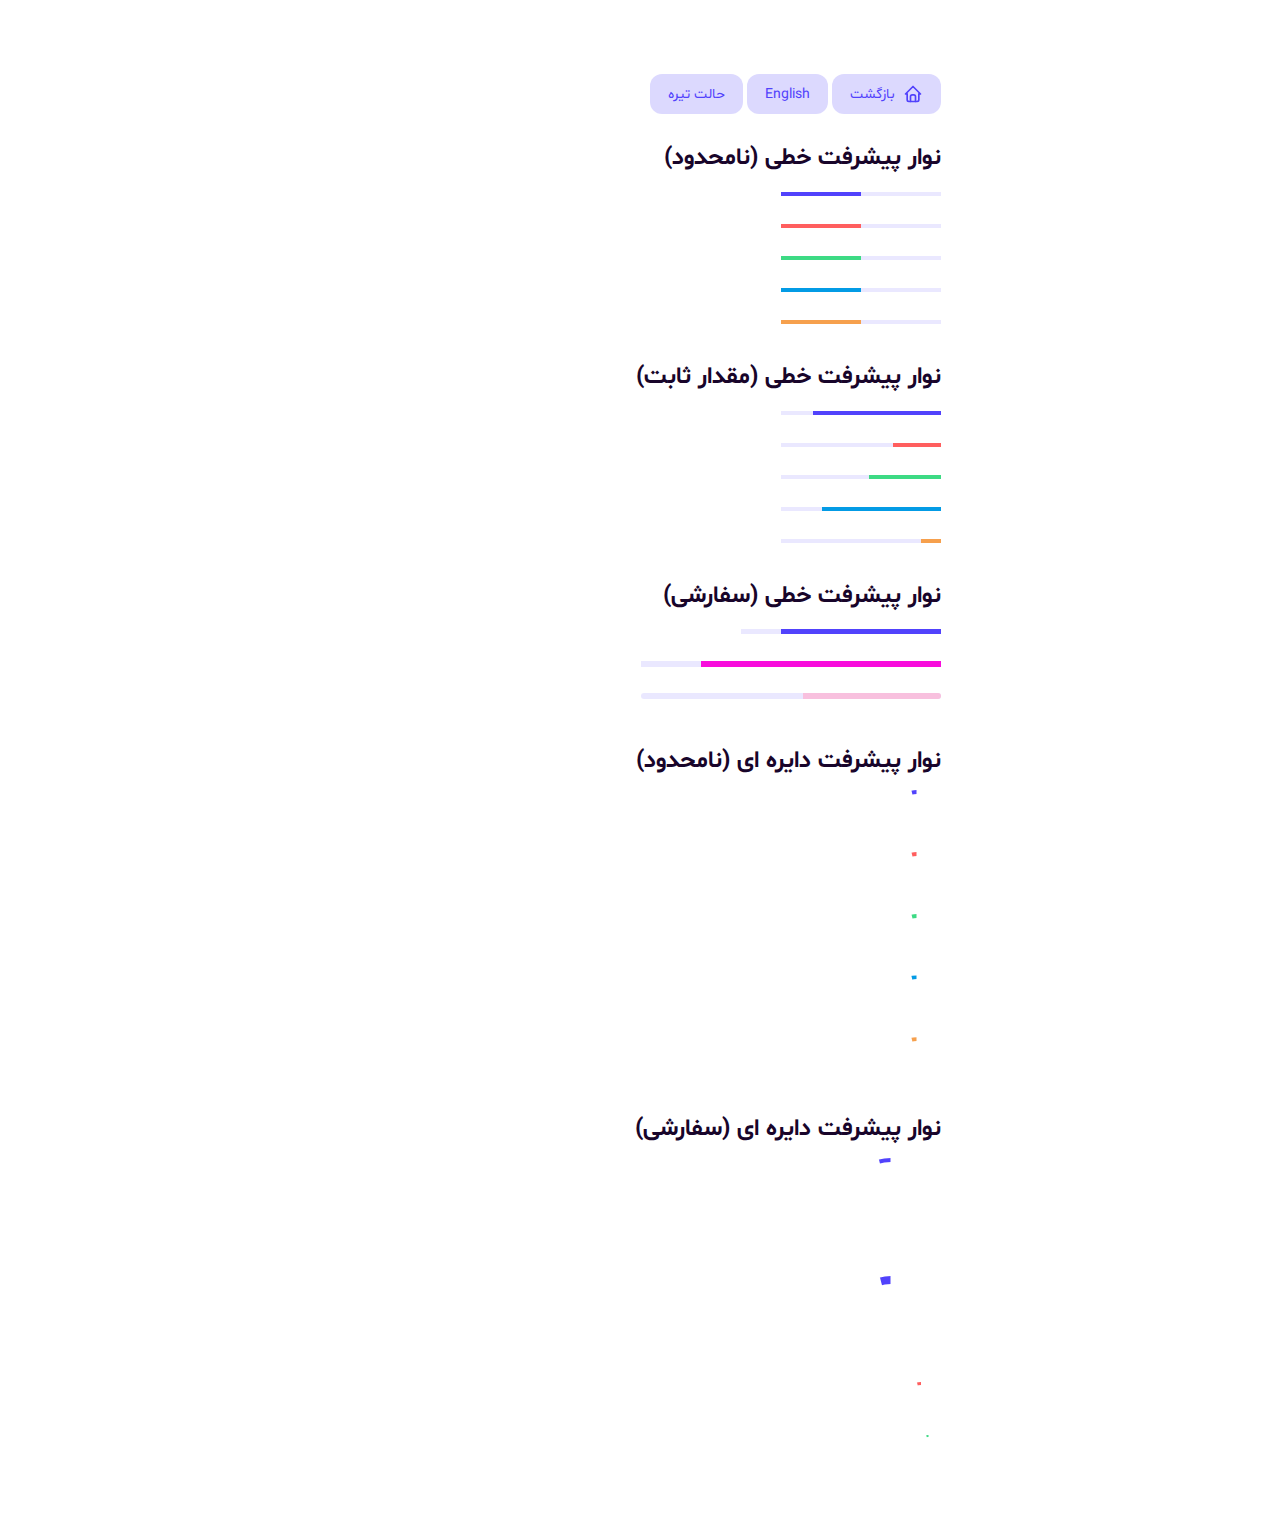
<file: demo/progress_rtl.html>
<!doctype html>
<html lang="en">
<head>
    <meta charset="UTF-8">
    <meta name="viewport" content="width=device-width, user-scalable=no, initial-scale=1.0, maximum-scale=1.0, minimum-scale=1.0">
    <meta http-equiv="X-UA-Compatible" content="ie=edge">

    <link rel="stylesheet" href="../css/themes.min.css">
    <link rel="stylesheet" href="../css/structure.min.css">
    <link rel="stylesheet" href="../css/style.min.css">
    <link rel="stylesheet" href="../css/components.min.css">

    <title>نوار پیشرفت</title>
</head>
<body class="rtl light">

<div class="h-50"></div>

<div class="row">
    <div class="col-lg-6 margin-auto">
        <a href=".." class="btn btn-text --low flex-center">
            <svg xmlns="http://www.w3.org/2000/svg" viewBox="0 0 24 24" class="icon icon-tabler">
                <path d="M5 12l-2 0l9 -9l9 9l-2 0"/><path d="M5 12v7a2 2 0 0 0 2 2h10a2 2 0 0 0 2 -2v-7"/><path d="M9 21v-6a2 2 0 0 1 2 -2h2a2 2 0 0 1 2 2v6"/>
            </svg>
            بازگشت
        </a>
        <a href="./progress_ltr.html" class="btn btn-text --low">English</a>
        <button type="button" class="btn btn-text --low no-dark switch-dark">حالت تیره</button>
        <button type="button" class="btn btn-text --low no-light switch-light">حالت روشن</button>

        <div class="h-20"></div>

        <h2>نوار پیشرفت خطی (نامحدود)</h2>
        <progress class="hb-progress-linear"></progress>
        <div class="h-10"></div>
        <progress class="hb-progress-linear color-red-im"></progress>
        <div class="h-10"></div>
        <progress class="hb-progress-linear color-green-im"></progress>
        <div class="h-10"></div>
        <progress class="hb-progress-linear color-blue-im"></progress>
        <div class="h-10"></div>
        <progress class="hb-progress-linear color-orange-im"></progress>

        <div class="h-20"></div>

        <h2>نوار پیشرفت خطی (مقدار ثابت)</h2>
        <progress class="hb-progress-linear" value="80" max="100"></progress>
        <div class="h-10"></div>
        <progress class="hb-progress-linear color-red-im" value="30" max="100"></progress>
        <div class="h-10"></div>
        <progress class="hb-progress-linear color-green-im" value="45" max="100"></progress>
        <div class="h-10"></div>
        <progress class="hb-progress-linear color-blue-im" value="74" max="100"></progress>
        <div class="h-10"></div>
        <progress class="hb-progress-linear color-orange-im" value="12" max="100"></progress>

        <div class="h-20"></div>

        <h2>نوار پیشرفت خطی (سفارشی)</h2>
        <progress class="hb-progress-linear" style="width:200px;height:5px;" value="80" max="100"></progress>
        <div class="h-10"></div>
        <progress class="hb-progress-linear" style="width:300px;height:6px;color:#f80cdc" value="80" max="100"></progress>
        <div class="h-10"></div>
        <progress class="hb-progress-linear" style="width:300px;height:6px;border-radius:3px;overflow:hidden;color:#f8c0de" value="46" max="100"></progress>
        <div class="h-10"></div>

        <div class="h-20"></div>

        <h2>نوار پیشرفت دایره ای (نامحدود)</h2>
        <progress class="hb-progress-circular"></progress>
        <div class="h-10"></div>
        <progress class="hb-progress-circular color-red-im"></progress>
        <div class="h-10"></div>
        <progress class="hb-progress-circular color-green-im"></progress>
        <div class="h-10"></div>
        <progress class="hb-progress-circular color-blue-im"></progress>
        <div class="h-10"></div>
        <progress class="hb-progress-circular color-orange-im"></progress>

        <div class="h-20"></div>

        <h2>نوار پیشرفت دایره ای (سفارشی)</h2>
        <progress class="hb-progress-circular" style="width:100px;height:100px"></progress>
        <div class="h-10"></div>
        <progress class="hb-progress-circular" style="width:100px;height:100px;font-size:32px"></progress>
        <div class="h-10"></div>
        <progress class="hb-progress-circular color-red-im" style="font-size:13px"></progress>
        <div class="h-10"></div>
        <progress class="hb-progress-circular color-green-im" style="font-size:11px;width:24px;height:24px"></progress>

    </div>
</div>

<div class="h-50"></div>

<script src="../js/script.js"></script>

</body>
</html>
</file>
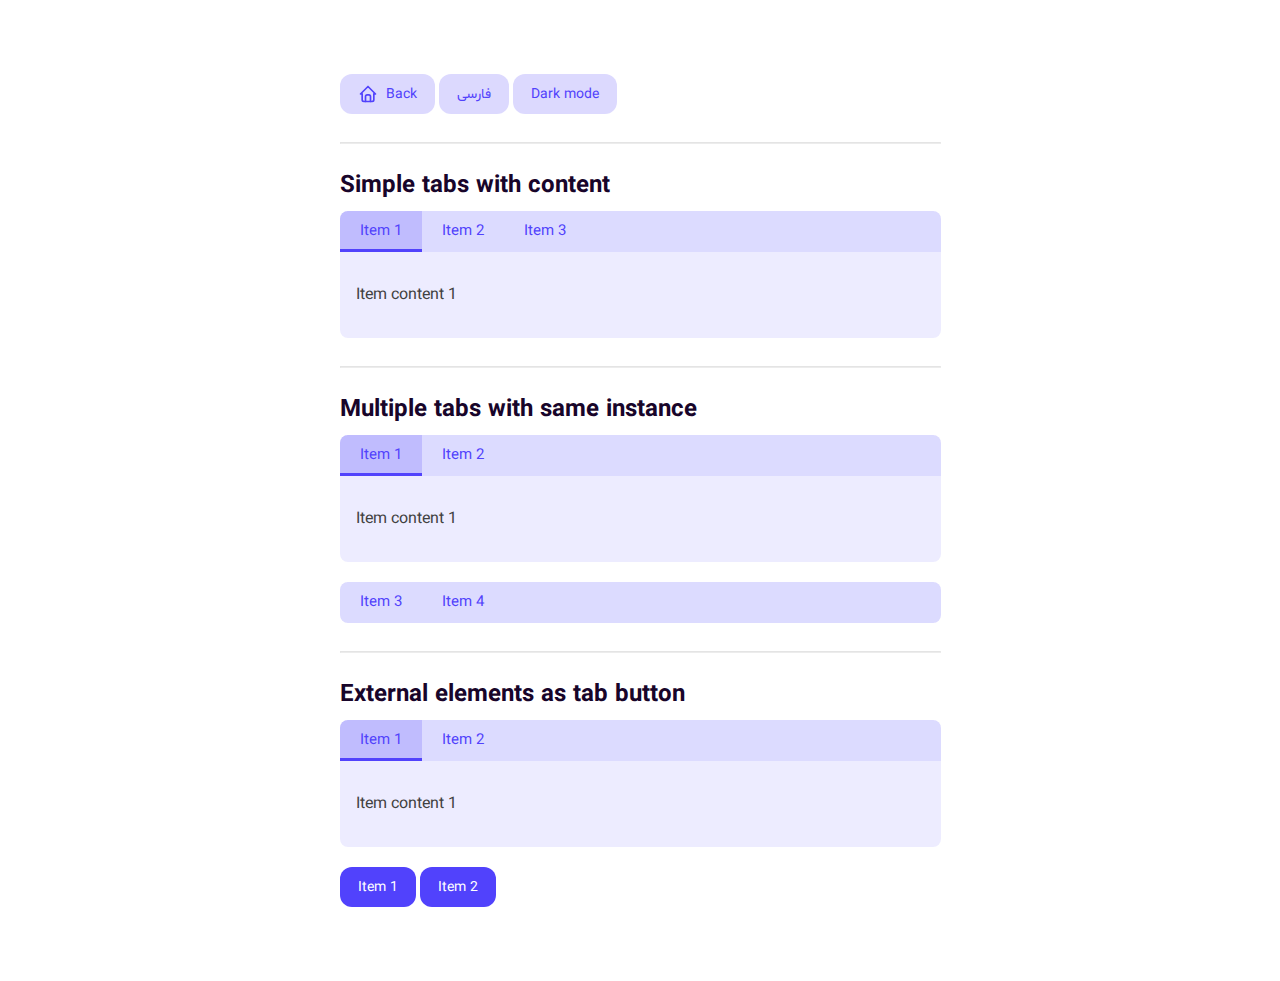
<file: demo/tabs_ltr.html>
<!doctype html>
<html lang="en">
<head>
    <meta charset="UTF-8">
    <meta name="viewport" content="width=device-width, user-scalable=no, initial-scale=1.0, maximum-scale=1.0, minimum-scale=1.0">
    <meta http-equiv="X-UA-Compatible" content="ie=edge">

    <link rel="stylesheet" href="../css/themes.min.css">
    <link rel="stylesheet" href="../css/structure.min.css">
    <link rel="stylesheet" href="../css/style.min.css">
    <link rel="stylesheet" href="../css/components.min.css">

    <script src="../js/jquery.js"></script>

    <title>Tabs</title>
</head>
<body class="ltr light">

<div class="h-50"></div>

<div class="row">
    <div class="col-lg-6 margin-auto">
        <a href=".." class="btn btn-text --low flex-center">
            <svg xmlns="http://www.w3.org/2000/svg" viewBox="0 0 24 24" class="icon icon-tabler">
                <path d="M5 12l-2 0l9 -9l9 9l-2 0"/><path d="M5 12v7a2 2 0 0 0 2 2h10a2 2 0 0 0 2 -2v-7"/><path d="M9 21v-6a2 2 0 0 1 2 -2h2a2 2 0 0 1 2 2v6"/>
            </svg>
            Back
        </a>
        <a href="./tabs_rtl.html" class="btn btn-text --low">فارسی</a>
        <button type="button" class="btn btn-text --low no-dark switch-dark">Dark mode</button>
        <button type="button" class="btn btn-text --low no-light switch-light">Light mode</button>

        <div class="h-20"></div>

        <hr style="border-color:rgba(0,0,0,.1)">

        <div class="h-10"></div>

        <h2>Simple tabs with content</h2>

        <div class="hb-tab-group">
            <div class="hb-tabs --full" data-tab-items="demo_1">
                <a href="#" class="item active" data-tab="item_1">Item 1</a>
                <a href="#" class="item" data-tab="item_2">Item 2</a>
                <a href="#" class="item" data-tab="item_3">Item 3</a>
            </div>

            <div data-tab-contents="demo_1">
                <div class="pa-16" data-tab-content="item_1">
                    <p>Item content 1</p>
                </div>

                <div class="pa-16" data-tab-content="item_2">
                    <p>Item content 2</p>
                </div>

                <div class="pa-16" data-tab-content="item_3">
                    <p>Item content 3</p>
                </div>
            </div>
        </div>

        <div class="h-20"></div>

        <hr style="border-color:rgba(0,0,0,.1)">

        <div class="h-10"></div>

        <h2>Multiple tabs with same instance</h2>

        <div class="hb-tab-group">
            <div class="hb-tabs --full" data-tab-items="demo_2">
                <a href="#" class="item active" data-tab="item_1">Item 1</a>
                <a href="#" class="item" data-tab="item_2">Item 2</a>
            </div>

            <div data-tab-contents="demo_2">
                <div class="pa-16" data-tab-content="item_1">
                    <p>Item content 1</p>
                </div>

                <div class="pa-16" data-tab-content="item_2">
                    <p>Item content 2</p>
                </div>
            </div>
        </div>

        <div class="h-20"></div>

        <div class="hb-tab-group">
            <div class="hb-tabs --full" data-tab-items="demo_2">
                <a href="#" class="item" data-tab="item_3">Item 3</a>
                <a href="#" class="item" data-tab="item_4">Item 4</a>
            </div>

            <div data-tab-contents="demo_2">
                <div class="pa-16" data-tab-content="item_3">
                    <p>Item content 3</p>
                </div>

                <div class="pa-16" data-tab-content="item_4">
                    <p>Item content 4</p>
                </div>
            </div>
        </div>

        <div class="h-20"></div>

        <hr style="border-color:rgba(0,0,0,.1)">

        <div class="h-10"></div>

        <h2>External elements as tab button</h2>

        <div class="hb-tab-group">
            <div class="hb-tabs --full" data-tab-items="demo_3">
                <a href="#" class="item active" data-tab="item_1">Item 1</a>
                <a href="#" class="item" data-tab="item_2">Item 2</a>
            </div>

            <div data-tab-contents="demo_3">
                <div class="pa-16" data-tab-content="item_1">
                    <p>Item content 1</p>
                </div>

                <div class="pa-16" data-tab-content="item_2">
                    <p>Item content 2</p>
                </div>
            </div>
        </div>

        <div class="h-20"></div>

        <div data-tab-items="demo_3">
            <button type="button" class="btn" data-tab="item_1">Item 1</button>
            <button type="button" class="btn" data-tab="item_2">Item 2</button>
        </div>

    </div>
</div>

<div class="h-50"></div>

<script>
    $(document).on("click", "[data-tab]", function(){
        const $e = $(this), item = $e.attr("data-tab"), tab = $e.parent().attr("data-tab-items");
        if(tab && item){
            const $contents = $(`[data-tab-contents="${tab}"]`);
            $contents.find("[data-tab-content]").fadeOut(0);
            $contents.find(`[data-tab-content="${item}"]`).fadeIn(0);
            $(`[data-tab-items="${tab}"] .item`).removeClass("active");
            $(`[data-tab-items="${tab}"] [data-tab="${item}"]`).addClass("active");
        }
    });
    $("[data-tab].active").click();
</script>

<script src="../js/script.js"></script>

</body>
</html>
</file>
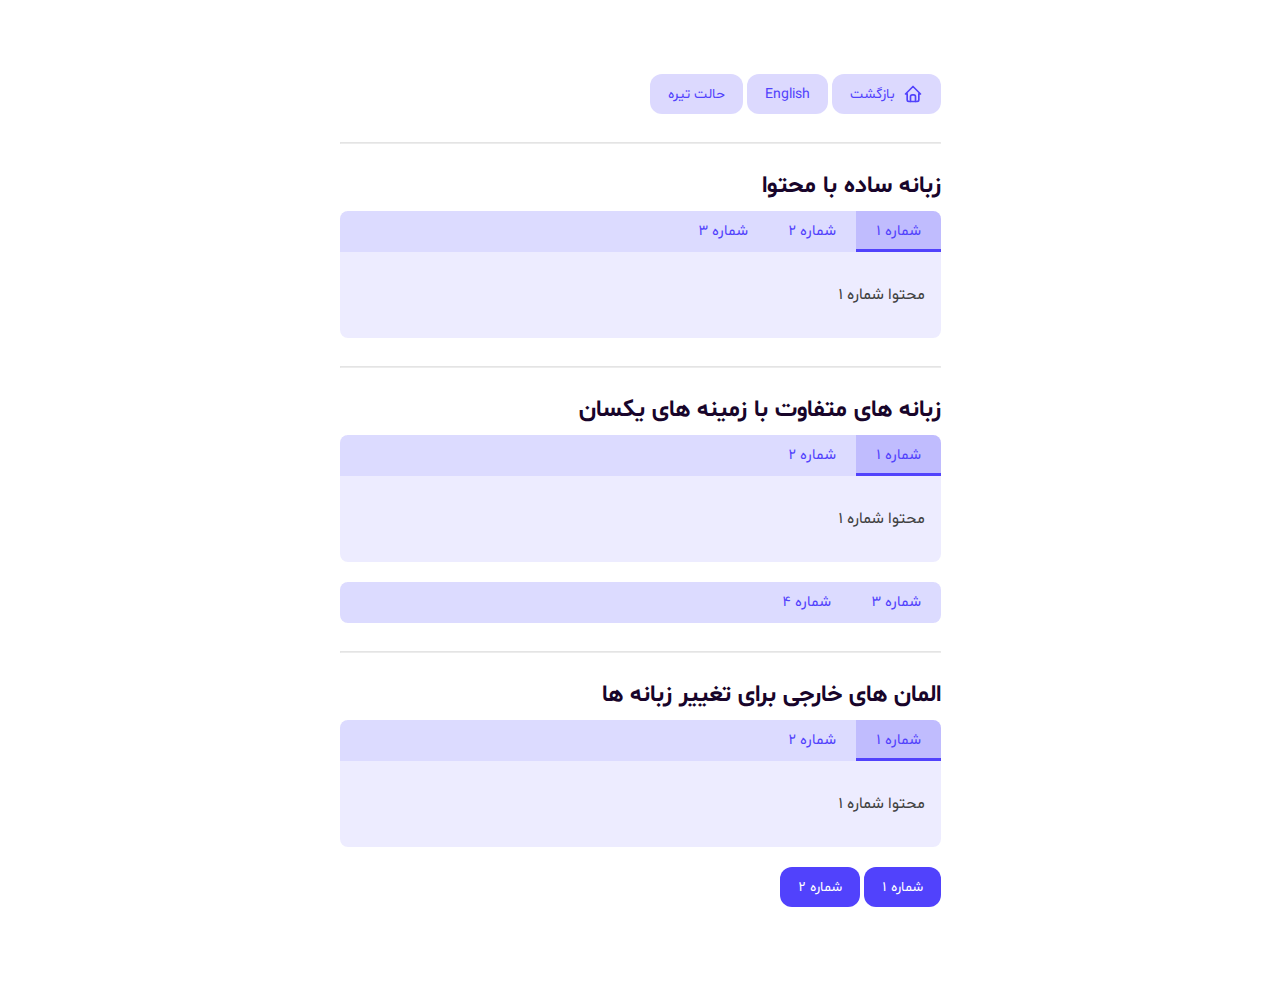
<file: demo/tabs_rtl.html>
<!doctype html>
<html lang="en">
<head>
    <meta charset="UTF-8">
    <meta name="viewport" content="width=device-width, user-scalable=no, initial-scale=1.0, maximum-scale=1.0, minimum-scale=1.0">
    <meta http-equiv="X-UA-Compatible" content="ie=edge">

    <link rel="stylesheet" href="../css/themes.min.css">
    <link rel="stylesheet" href="../css/structure.min.css">
    <link rel="stylesheet" href="../css/style.min.css">
    <link rel="stylesheet" href="../css/components.min.css">

    <script src="../js/jquery.js"></script>

    <title>زبانه ها</title>
</head>
<body class="rtl light">

<div class="h-50"></div>

<div class="row">
    <div class="col-lg-6 margin-auto">
        <a href=".." class="btn btn-text --low flex-center">
            <svg xmlns="http://www.w3.org/2000/svg" viewBox="0 0 24 24" class="icon icon-tabler">
                <path d="M5 12l-2 0l9 -9l9 9l-2 0"/><path d="M5 12v7a2 2 0 0 0 2 2h10a2 2 0 0 0 2 -2v-7"/><path d="M9 21v-6a2 2 0 0 1 2 -2h2a2 2 0 0 1 2 2v6"/>
            </svg>
            بازگشت
        </a>
        <a href="./tabs_ltr.html" class="btn btn-text --low">English</a>
        <button type="button" class="btn btn-text --low no-dark switch-dark">حالت تیره</button>
        <button type="button" class="btn btn-text --low no-light switch-light">حالت روشن</button>

        <div class="h-20"></div>

        <hr style="border-color:rgba(0,0,0,.1)">

        <div class="h-10"></div>

        <h2>زبانه ساده با محتوا</h2>

        <div class="hb-tab-group">
            <div class="hb-tabs --full" data-tab-items="demo_1">
                <a href="#" class="item active" data-tab="item_1">شماره ۱</a>
                <a href="#" class="item" data-tab="item_2">شماره ۲</a>
                <a href="#" class="item" data-tab="item_3">شماره ۳</a>
            </div>

            <div data-tab-contents="demo_1">
                <div class="pa-16" data-tab-content="item_1">
                    <p>محتوا شماره ۱</p>
                </div>

                <div class="pa-16" data-tab-content="item_2">
                    <p>محتوا شماره ۲</p>
                </div>

                <div class="pa-16" data-tab-content="item_3">
                    <p>محتوا شماره ۳</p>
                </div>
            </div>
        </div>

        <div class="h-20"></div>

        <hr style="border-color:rgba(0,0,0,.1)">

        <div class="h-10"></div>

        <h2>زبانه های متفاوت با زمینه های یکسان</h2>

        <div class="hb-tab-group">
            <div class="hb-tabs --full" data-tab-items="demo_2">
                <a href="#" class="item active" data-tab="item_1">شماره ۱</a>
                <a href="#" class="item" data-tab="item_2">شماره ۲</a>
            </div>

            <div data-tab-contents="demo_2">
                <div class="pa-16" data-tab-content="item_1">
                    <p>محتوا شماره ۱</p>
                </div>

                <div class="pa-16" data-tab-content="item_2">
                    <p>محتوا شماره ۲</p>
                </div>
            </div>
        </div>

        <div class="h-20"></div>

        <div class="hb-tab-group">
            <div class="hb-tabs --full" data-tab-items="demo_2">
                <a href="#" class="item" data-tab="item_3">شماره ۳</a>
                <a href="#" class="item" data-tab="item_4">شماره ۴</a>
            </div>

            <div data-tab-contents="demo_2">
                <div class="pa-16" data-tab-content="item_3">
                    <p>محتوا شماره ۳</p>
                </div>

                <div class="pa-16" data-tab-content="item_4">
                    <p>محتوا شماره ۴</p>
                </div>
            </div>
        </div>

        <div class="h-20"></div>

        <hr style="border-color:rgba(0,0,0,.1)">

        <div class="h-10"></div>

        <h2>المان های خارجی برای تغییر زبانه ها</h2>

        <div class="hb-tab-group">
            <div class="hb-tabs --full" data-tab-items="demo_3">
                <a href="#" class="item active" data-tab="item_1">شماره ۱</a>
                <a href="#" class="item" data-tab="item_2">شماره ۲</a>
            </div>

            <div data-tab-contents="demo_3">
                <div class="pa-16" data-tab-content="item_1">
                    <p>محتوا شماره ۱</p>
                </div>

                <div class="pa-16" data-tab-content="item_2">
                    <p>محتوا شماره ۲</p>
                </div>
            </div>
        </div>

        <div class="h-20"></div>

        <div data-tab-items="demo_3">
            <button type="button" class="btn" data-tab="item_1">شماره ۱</button>
            <button type="button" class="btn" data-tab="item_2">شماره ۲</button>
        </div>

    </div>
</div>

<div class="h-50"></div>

<script>
    $(document).on("click", "[data-tab]", function(){
        const $e = $(this), item = $e.attr("data-tab"), tab = $e.parent().attr("data-tab-items");
        if(tab && item){
            const $contents = $(`[data-tab-contents="${tab}"]`);
            $contents.find("[data-tab-content]").fadeOut(0);
            $contents.find(`[data-tab-content="${item}"]`).fadeIn(0);
            $(`[data-tab-items="${tab}"] .item`).removeClass("active");
            $(`[data-tab-items="${tab}"] [data-tab="${item}"]`).addClass("active");
        }
    });
    $("[data-tab].active").click();
</script>

<script src="../js/script.js"></script>

</body>
</html>
</file>
<file: css/themes.min.css>
body.rtl{--amt-font-family:'shabnam', 'roboto', sans-serif;--amt-title-font:'shabnam', 'roboto', sans-serif}body.ltr{--amt-font-family:'shabnam', sans-serif;--amt-title-font:'shabnam', sans-serif}body:not(.dark){--amt-wrapper-bg:#f0f2f5;--amt-wrapper-bg-rgb:240, 242, 245;--amt-wrapper-fg:#fff;--amt-wrapper-fg-rgb:255, 255, 255;--amt-primary:#5142fc;--amt-primary-rgb:81, 66, 252;--amt-primary-x-low:#eceafe;--amt-input-bg:#f3f1fe;--amt-input-bg-rgb:243, 241, 254;--amt-color-black:#000;--amt-color-black-rgb:0, 0, 0;--amt-color-white:#fff;--amt-color-white-rgb:255, 255, 255;--amt-title-color:#18052a;--amt-title-color-rgb:24, 5, 42;--amt-text-color:#414141;--amt-text-color-rgb:65, 65, 65;--amt-color-blue:#039be5;--amt-color-blue-rgb:3, 155, 229;--amt-color-green:#3dda84;--amt-color-green-rgb:61, 218, 132;--amt-color-red:#ff5e5e;--amt-color-red-rgb:255, 94, 94;--amt-color-orange:#f6a04d;--amt-color-orange-rgb:246, 160, 77;--amt-color-purple:#5142fc;--amt-color-purple-rgb:81, 66, 252;--amt-shadow:0 0 4px 0 #00000009;--amt-pointer:pointer}body.dark{--amt-wrapper-bg:#0a0e14;--amt-wrapper-bg-rgb:10, 14, 20;--amt-wrapper-fg:#1a1e24;--amt-wrapper-fg-rgb:26, 30, 36;--amt-primary:#645dbe;--amt-primary-rgb:100, 93, 190;--amt-primary-x-low:#34305c;--amt-input-bg:#2e333a;--amt-input-bg-rgb:46, 51, 58;--amt-color-black:#000;--amt-color-black-rgb:0, 0, 0;--amt-color-white:#fff;--amt-color-white-rgb:255, 255, 255;--amt-title-color:#e3dede;--amt-title-color-rgb:227, 222, 222;--amt-text-color:#fff;--amt-text-color-rgb:255, 255, 255;--amt-color-blue:#35beff;--amt-color-blue-rgb:53, 190, 255;--amt-color-green:#0bb95a;--amt-color-green-rgb:11, 185, 90;--amt-color-red:#da4540;--amt-color-red-rgb:218, 69, 64;--amt-color-orange:#f6a04d;--amt-color-orange-rgb:246, 160, 77;--amt-color-purple:#5142fc;--amt-color-purple-rgb:81, 66, 252;--amt-shadow:0 0 4px 0 #00000009;--amt-pointer:pointer}:root{--amt-btn-line-height:41px;--amt-btn-radius:12px;--amt-btn-height:40px;--amt-btn-padding:0 18px;--amt-btn-font-size:14px}body{font-family:var(--amt-font-family);background:var(--amt-wrapper-bg);color:var(--amt-text-color)}body.light .no-light{display:none}body.dark .no-dark{display:none}body.rtl{direction:rtl;text-align:right}body.ltr{direction:ltr;text-align:left}h1,h2,h3,h4,h5,h6{font-family:var(--amt-title-font);color:var(--amt-title-color);margin:8px 0}p{font-size:16px}a{color:var(--amt-color-blue)}
</file>
<file: css/style.min.css>
@font-face{font-family:shabnam;font-weight:400;font-display:swap;src:url(fonts/shabnam/shabnam_normal.woff2)format("woff2"),url(fonts/shabnam/shabnam_normal.woff)format("woff"),url(fonts/shabnam/shabnam_normal.ttf)format("truetype")}@font-face{font-family:shabnam;font-weight:700;font-display:swap;src:url(fonts/shabnam/shabnam_bold.woff2)format("woff2"),url(fonts/shabnam/shabnam_bold.woff)format("woff"),url(fonts/shabnam/shabnam_bold.ttf)format("truetype")}body{overflow-x:hidden;background:var(--amt-wrapper-fg);padding:16px}ul{margin:0}ul>li{margin:8px 0}.icon.icon-tabler{width:20px;height:20px;fill:none;stroke-width:2px;stroke-linecap:round;stroke-linejoin:round;stroke:currentColor}
</file>
<file: css/structure.min.css>
body.no-x{overflow-x:hidden}body.no-y{overflow-y:hidden}body.no-scroll{overflow:hidden}@media(max-width:992px){body.no-y-mobile{overflow-y:hidden}}body.optimized .no-optimizer{display:none}body:not(.optimized) .with-optimizer{display:none}svg.iconhub>path:not(.--exclude),svg.iconhub>line:not(.--exclude),svg.iconhub>rect:not(.--exclude),svg.iconhub>polygon:not(.--exclude),svg.iconhub>circle:not(.--exclude),svg.iconhub>polyline:not(.--exclude){fill:none;stroke:currentColor;stroke-linecap:round;stroke-linejoin:round;stroke-width:2px}.row *{box-sizing:border-box}.row{display:-ms-flexbox;display:flex;-ms-flex-wrap:wrap;flex-wrap:wrap;margin-right:-15px;margin-left:-15px}.col,.col-1,.col-10,.col-11,.col-12,.col-2,.col-3,.col-4,.col-5,.col-6,.col-7,.col-8,.col-9,.col-auto,.col-lg,.col-lg-1,.col-lg-10,.col-lg-11,.col-lg-12,.col-lg-2,.col-lg-3,.col-lg-4,.col-lg-5,.col-lg-6,.col-lg-7,.col-lg-8,.col-lg-9,.col-lg-auto,.col-md,.col-md-1,.col-md-10,.col-md-11,.col-md-12,.col-md-2,.col-md-3,.col-md-4,.col-md-5,.col-md-6,.col-md-7,.col-md-8,.col-md-9,.col-md-auto,.col-sm,.col-sm-1,.col-sm-10,.col-sm-11,.col-sm-12,.col-sm-2,.col-sm-3,.col-sm-4,.col-sm-5,.col-sm-6,.col-sm-7,.col-sm-8,.col-sm-9,.col-sm-auto,.col-xl,.col-xl-1,.col-xl-10,.col-xl-11,.col-xl-12,.col-xl-2,.col-xl-3,.col-xl-4,.col-xl-5,.col-xl-6,.col-xl-7,.col-xl-8,.col-xl-9,.col-xl-auto{position:relative;width:100%;min-height:1px;padding-right:15px;padding-left:15px}.col{-ms-flex-preferred-size:0;flex-basis:0;-ms-flex-positive:1;flex-grow:1;max-width:100%}.col-auto{-ms-flex:0 0 auto;flex:none;width:auto;max-width:none}.col-1{-ms-flex:0 0 8.333333%;flex:0 0 8.333333%;max-width:8.333333%}.col-2{-ms-flex:0 0 16.666667%;flex:0 0 16.666667%;max-width:16.666667%}.col-3{-ms-flex:0 0 25%;flex:0 0 25%;max-width:25%}.col-4{-ms-flex:0 0 33.333333%;flex:0 0 33.333333%;max-width:33.333333%}.col-5{-ms-flex:0 0 41.666667%;flex:0 0 41.666667%;max-width:41.666667%}.col-6{-ms-flex:0 0 50%;flex:0 0 50%;max-width:50%}.col-7{-ms-flex:0 0 58.333333%;flex:0 0 58.333333%;max-width:58.333333%}.col-8{-ms-flex:0 0 66.666667%;flex:0 0 66.666667%;max-width:66.666667%}.col-9{-ms-flex:0 0 75%;flex:0 0 75%;max-width:75%}.col-10{-ms-flex:0 0 83.333333%;flex:0 0 83.333333%;max-width:83.333333%}.col-11{-ms-flex:0 0 91.666667%;flex:0 0 91.666667%;max-width:91.666667%}.col-12{-ms-flex:0 0 100%;flex:0 0 100%;max-width:100%}@media(min-width:576px){.col-sm{-ms-flex-preferred-size:0;flex-basis:0;-ms-flex-positive:1;flex-grow:1;max-width:100%}.col-sm-auto{-ms-flex:0 0 auto;flex:none;width:auto;max-width:none}.col-sm-1{-ms-flex:0 0 8.333333%;flex:0 0 8.333333%;max-width:8.333333%}.col-sm-2{-ms-flex:0 0 16.666667%;flex:0 0 16.666667%;max-width:16.666667%}.col-sm-3{-ms-flex:0 0 25%;flex:0 0 25%;max-width:25%}.col-sm-4{-ms-flex:0 0 33.333333%;flex:0 0 33.333333%;max-width:33.333333%}.col-sm-5{-ms-flex:0 0 41.666667%;flex:0 0 41.666667%;max-width:41.666667%}.col-sm-6{-ms-flex:0 0 50%;flex:0 0 50%;max-width:50%}.col-sm-7{-ms-flex:0 0 58.333333%;flex:0 0 58.333333%;max-width:58.333333%}.col-sm-8{-ms-flex:0 0 66.666667%;flex:0 0 66.666667%;max-width:66.666667%}.col-sm-9{-ms-flex:0 0 75%;flex:0 0 75%;max-width:75%}.col-sm-10{-ms-flex:0 0 83.333333%;flex:0 0 83.333333%;max-width:83.333333%}.col-sm-11{-ms-flex:0 0 91.666667%;flex:0 0 91.666667%;max-width:91.666667%}.col-sm-12{-ms-flex:0 0 100%;flex:0 0 100%;max-width:100%}}@media(min-width:768px){.col-md{-ms-flex-preferred-size:0;flex-basis:0;-ms-flex-positive:1;flex-grow:1;max-width:100%}.col-md-auto{-ms-flex:0 0 auto;flex:none;width:auto;max-width:none}.col-md-1{-ms-flex:0 0 8.333333%;flex:0 0 8.333333%;max-width:8.333333%}.col-md-2{-ms-flex:0 0 16.666667%;flex:0 0 16.666667%;max-width:16.666667%}.col-md-3{-ms-flex:0 0 25%;flex:0 0 25%;max-width:25%}.col-md-4{-ms-flex:0 0 33.333333%;flex:0 0 33.333333%;max-width:33.333333%}.col-md-5{-ms-flex:0 0 41.666667%;flex:0 0 41.666667%;max-width:41.666667%}.col-md-6{-ms-flex:0 0 50%;flex:0 0 50%;max-width:50%}.col-md-7{-ms-flex:0 0 58.333333%;flex:0 0 58.333333%;max-width:58.333333%}.col-md-8{-ms-flex:0 0 66.666667%;flex:0 0 66.666667%;max-width:66.666667%}.col-md-9{-ms-flex:0 0 75%;flex:0 0 75%;max-width:75%}.col-md-10{-ms-flex:0 0 83.333333%;flex:0 0 83.333333%;max-width:83.333333%}.col-md-11{-ms-flex:0 0 91.666667%;flex:0 0 91.666667%;max-width:91.666667%}.col-md-12{-ms-flex:0 0 100%;flex:0 0 100%;max-width:100%}}@media(min-width:993px){.col-lg{-ms-flex-preferred-size:0;flex-basis:0;-ms-flex-positive:1;flex-grow:1;max-width:100%}.col-lg-auto{-ms-flex:0 0 auto;flex:none;width:auto;max-width:none}.col-lg-1{-ms-flex:0 0 8.333333%;flex:0 0 8.333333%;max-width:8.333333%}.col-lg-2{-ms-flex:0 0 16.666667%;flex:0 0 16.666667%;max-width:16.666667%}.col-lg-3{-ms-flex:0 0 25%;flex:0 0 25%;max-width:25%}.col-lg-4{-ms-flex:0 0 33.333333%;flex:0 0 33.333333%;max-width:33.333333%}.col-lg-5{-ms-flex:0 0 41.666667%;flex:0 0 41.666667%;max-width:41.666667%}.col-lg-6{-ms-flex:0 0 50%;flex:0 0 50%;max-width:50%}.col-lg-7{-ms-flex:0 0 58.333333%;flex:0 0 58.333333%;max-width:58.333333%}.col-lg-8{-ms-flex:0 0 66.666667%;flex:0 0 66.666667%;max-width:66.666667%}.col-lg-9{-ms-flex:0 0 75%;flex:0 0 75%;max-width:75%}.col-lg-10{-ms-flex:0 0 83.333333%;flex:0 0 83.333333%;max-width:83.333333%}.col-lg-11{-ms-flex:0 0 91.666667%;flex:0 0 91.666667%;max-width:91.666667%}.col-lg-12{-ms-flex:0 0 100%;flex:0 0 100%;max-width:100%}}@media(min-width:1200px){.col-xl{-ms-flex-preferred-size:0;flex-basis:0;-ms-flex-positive:1;flex-grow:1;max-width:100%}.col-xl-auto{-ms-flex:0 0 auto;flex:none;width:auto;max-width:none}.col-xl-1{-ms-flex:0 0 8.333333%;flex:0 0 8.333333%;max-width:8.333333%}.col-xl-2{-ms-flex:0 0 16.666667%;flex:0 0 16.666667%;max-width:16.666667%}.col-xl-3{-ms-flex:0 0 25%;flex:0 0 25%;max-width:25%}.col-xl-4{-ms-flex:0 0 33.333333%;flex:0 0 33.333333%;max-width:33.333333%}.col-xl-5{-ms-flex:0 0 41.666667%;flex:0 0 41.666667%;max-width:41.666667%}.col-xl-6{-ms-flex:0 0 50%;flex:0 0 50%;max-width:50%}.col-xl-7{-ms-flex:0 0 58.333333%;flex:0 0 58.333333%;max-width:58.333333%}.col-xl-8{-ms-flex:0 0 66.666667%;flex:0 0 66.666667%;max-width:66.666667%}.col-xl-9{-ms-flex:0 0 75%;flex:0 0 75%;max-width:75%}.col-xl-10{-ms-flex:0 0 83.333333%;flex:0 0 83.333333%;max-width:83.333333%}.col-xl-11{-ms-flex:0 0 91.666667%;flex:0 0 91.666667%;max-width:91.666667%}.col-xl-12{-ms-flex:0 0 100%;flex:0 0 100%;max-width:100%}}.row.--option-grid>*{display:flex}.row.--option-grid>:not(.--full){margin:8px 0}.row.--option-grid>.-a{justify-content:start}.row.--option-grid>.-b{justify-content:end}.amt-divider,.row.--option-grid>.-divider{width:95%;height:2px;border-bottom:1px dashed rgba(var(--amt-text-color-rgb),.2);margin:4px auto 12px}.force-center{width:max-content;margin:auto}.text-center{text-align:center}.text-start{text-align:start}.text-end{text-align:end}.text-justify{text-align:justify}.pa-10{padding:10px}.pa-16{padding:16px}.pa-20{padding:20px}.pa-50{padding:50px}.pt-10{padding-top:10px}.pt-20{padding-top:20px}.pt-50{padding-top:50px}.pb-10{padding-bottom:10px}.pb-20{padding-bottom:20px}.pb-50{padding-bottom:50px}.pl-10{padding-left:10px}.pl-20{padding-left:20px}.pl-50{padding-left:50px}.plr-8{padding-right:8px;padding-left:8px}.plr-8-im{padding-right:8px!important;padding-left:8px!important}.plr-10{padding-right:10px;padding-left:10px}.plr-20{padding-right:20px;padding-left:20px}.plr-50{padding-right:50px;padding-left:50px}.ma-10{margin:10px}.ma-8{margin:8px}.ma-20{margin:20px}.ma-10-im{margin:10px!important}.ma-8-im{margin:8px!important}.ma-20-im{margin:20px!important}.mlr-0{margin-right:0;margin-left:0}.mlr-0-im{margin-right:0!important;margin-left:0!important}.mlr-5{margin-right:5px;margin-left:5px}.mlr-8{margin-right:8px;margin-left:8px}.mlr-10{margin-right:10px;margin-left:10px}.mlr-20{margin-right:20px;margin-left:20px}.padding-0{padding:0}.padding-0-im{padding:0!important}.decoration-none{text-decoration:none}.line-through{text-decoration:line-through}.margin-auto{margin:auto}.margin-auto-im{margin:auto!important}.margin-0{margin:0}.margin-0-im{margin:0!important}.mt-5{margin-top:5px}.mt-8{margin-top:8px}.mt-8-im{margin-top:8px!important}.mt-10{margin-top:10px}.mt-20{margin-top:20px}.mt-50{margin-top:50px}.mbt-5{margin-top:5px;margin-bottom:5px}.mbt-10{margin-top:10px;margin-bottom:10px}.mbt-10-im{margin-top:10px!important;margin-bottom:10px!important}.mbt-20{margin-top:20px;margin-bottom:20px}.mbt-50{margin-top:50px;margin-bottom:50px}.pa-7{padding:7px}.pa-7-im{padding:7px!important}.tiny-text{font-size:13px;line-height:18px}.tiny-text-im{font-size:13px!important}.small-text{font-size:15px}.small-text-im{font-size:15px!important}.large-text{font-size:18px}.large-text-im{font-size:18px!important}.size-15px{font-size:15px}.max-content{width:max-content}.weight-normal{font-weight:400}.h-10{height:10px}.h-20{height:20px}.h-50{height:50px}.h-100{height:100px}.w-10{width:10px}.w-20{width:20px}.w-50{width:50px}.w-100{width:100px}.min-w-100{min-width:100px}.max-w-100{max-width:100px}.max-w-30ch{max-width:30ch!important}.ellipsis{overflow:hidden;text-overflow:ellipsis;white-space:nowrap}.offset{position:relative}.offset.b2{bottom:-2px}.offset.b3{bottom:-3px}.offset.b5{bottom:-5px}.offset.t2{top:-2px}.offset.t3{top:-3px}.offset.t5{top:-5px}.size-1{font-size:14px}.size-2{font-size:16px}.size-3{font-size:18px}.size-4{font-size:22px}.size-5{font-size:24px}.size-6{font-size:26px}.font-title{font-family:var(--amt-title-font)}.font-title-im{font-family:var(--amt-title-font)!important}.line-height-22{line-height:22px}.w-bold{font-weight:700}.w-normal{font-weight:400}.no-shadow{box-shadow:none}.no-border{border:none}.clickable{cursor:var(--amt-pointer)}.clickable-im{cursor:var(--amt-pointer)!important}.movable{cursor:move}.movable-im{cursor:move!important}.block{display:block}.inline-block{display:inline-block}.lower-case{text-transform:lowercase}.upper-case{text-transform:uppercase}.uc-first{text-transform:capitalize}.lower-case-im{text-transform:lowercase!important}.upper-case-im{text-transform:uppercase!important}.uc-first-im{text-transform:capitalize!important}.color-red{color:var(--amt-color-red)}.color-red-im{color:var(--amt-color-red)!important}.color-green{color:var(--amt-color-green)}.color-green-im{color:var(--amt-color-green)!important}.color-blue{color:var(--amt-color-blue)}.color-blue-im{color:var(--amt-color-blue)!important}.color-orange{color:var(--amt-color-orange)}.color-orange-im{color:var(--amt-color-orange)!important}.color-white{color:var(--amt-color-white)}.color-white-im{color:var(--amt-color-white)!important}.color-black{color:var(--amt-color-black)}.color-black-im{color:var(--amt-color-black)!important}.color-primary{color:var(--amt-primary)}.color-primary-im{color:var(--amt-primary)!important}body.light .light-color-primary-im{color:var(--amt-primary)!important}body.dark .dark-color-primary-im{color:var(--amt-primary)!important}.color-low{color:rgba(var(--amt-text-color-rgb),.9)}.color-low-im{color:rgba(var(--amt-text-color-rgb),.9)!important}.color-title{color:var(--amt-title-color)}.color-title-im{color:var(--amt-title-color)!important}.color-text{color:var(--amt-text-color)}.color-text-im{color:var(--amt-text-color)!important}.color-current{color:currentColor}.badge{display:inline-flex;align-items:center;justify-content:center;background:var(--amt-primary);color:#fff;padding:8px 12px;border-radius:30px;margin:8px;width:max-content;min-width:50px;max-width:100%;white-space:nowrap;overflow:hidden;text-overflow:ellipsis}.badge.--marker{display:flex;align-items:center;justify-content:center;font-size:13px;line-height:13px;width:24px;min-width:24px;height:24px;padding:0}.badge.--sm{min-width:50px;padding:4px 14px;font-size:13px;margin:4px}.badge>._icon_{width:15px;height:max-content;font-size:15px;margin:0 4px;cursor:var(--amt-pointer)}.badge.--text.bg-primary{background:rgba(var(--amt-primary-rgb),.2);color:var(--amt-primary)}.badge.--text.bg-red{background:rgba(var(--amt-color-red-rgb),.2);color:var(--amt-color-red)}.badge.--text.bg-green{background:rgba(var(--amt-color-green-rgb),.2);color:var(--amt-color-green)}.badge.--text.bg-blue{background:rgba(var(--amt-color-blue-rgb),.2);color:var(--amt-color-blue)}.badge.--text.bg-orange{background:rgba(var(--amt-color-orange-rgb),.2);color:var(--amt-color-orange)}.bg-red{background:var(--amt-color-red)}.bg-red-im{background:var(--amt-color-red)!important}.bg-green{background:var(--amt-color-green)}.bg-green-im{background:var(--amt-color-green)!important}.bg-blue{background:var(--amt-color-blue)}.bg-blue-im{background:var(--amt-color-blue)!important}.bg-orange{background:var(--amt-color-orange)}.bg-orange-im{background:var(--amt-color-orange)!important}.bg-white{background:var(--amt-color-white)}.bg-white-im{background:var(--amt-color-white)!important}.bg-black{background:var(--amt-color-black)}.bg-black-im{background:var(--amt-color-black)!important}.bg-primary{background:var(--amt-primary)}.bg-primary-im{background:var(--amt-primary)!important}.bg-x-low{background:var(--amt-primary-x-low)}.bg-x-low-im{background:var(--amt-primary-x-low)!important}.bg-none{background:0 0}.bg-none-im{background:0 0!important}.bg-low{background:rgba(var(--amt-text-color-rgb),.9)}.bg-title{background:var(--amt-title-color)}.bg-text{background:var(--amt-text-color)}.col-justify{display:flex;align-items:center;justify-content:center}@media(max-width:992px){.pa-col{padding:10%}.margin-auto-mb{margin:auto}.row.mobile-reverse{flex-direction:row-reverse!important}.no-mobile{display:none!important}.mobile-center{text-align:center}.mobile-order-2{order:2}}@media(min-width:993px){.pa-col{padding:5% 10%}.margin-auto-dk{margin:auto}.row.desktop-reverse{flex-direction:row-reverse!important}.no-desktop{display:none!important}.desktop-center{text-align:center}}.waiting{opacity:.7;pointer-events:none;user-select:none}.flex-align,.flex-center,.flex-ratio-1{display:flex;flex-wrap:nowrap;align-items:center;justify-content:center}.flex-start{display:flex;align-items:start;justify-content:start;flex-wrap:wrap}.inline-flex-center{display:inline-flex;flex-wrap:wrap;align-items:center;justify-content:center}.inline-flex-center.spaced>*{margin:0 4px}.flex-items-margin-8>*{margin:8px}.flex-ratio-1{aspect-ratio:1}.gap-4{gap:4px}.gap-8{gap:8px}.gap-16{gap:16px}.gap-50{gap:50px}.dir-rtl{direction:rtl}.dir-ltr{direction:ltr}.dir-unset{direction:unset}.font-montserrat{font-family:montserrat,var(--amt-font-family)}.amt-opt-grid{display:flex;flex-wrap:nowrap;align-items:center;justify-content:start;margin:8px}.amt-opt-grid>div{display:block;flex:1;color:rgba(var(--amt-text-color-rgb),.9);padding-inline-start:8px}.amt-opt-grid>div:first-child{text-align:start}.amt-opt-grid>div:last-child{text-align:end}.image-fit{display:flex;align-items:center;justify-content:center;overflow:hidden;width:50px;aspect-ratio:1;border-radius:10px;margin:unset}.image-fit.--start{margin-inline-end:auto}.image-fit.--end{margin-inline-start:auto}.image-fit.--circle{border-radius:50%}.image-fit>img{width:100%;height:100%;object-fit:cover}.icon-title,.icon-title>._icon_,.icon-title>._text_{display:flex;flex-wrap:wrap;align-items:center}.icon-title>._icon_,.icon-title>._text_{justify-content:center;margin-inline-end:10px;width:30px;height:auto;aspect-ratio:1}.icon-title.--boxed>._icon_,.icon-title.--boxed>._text_{background:var(--amt-primary);color:#fff;padding:10px;border-radius:8px;overflow:hidden}.icon-title.--boxed>._text_{font-size:22px;line-height:0;font-family:var(--amt-title-font)}.icon-title.--boxed.--circle>._icon_,.icon-title.--boxed.--circle>._text_{border-radius:50%}.icon-title.--red>._icon_,.icon-title.--red>._text_{background:var(--amt-color-red)}.icon-title.--green>._icon_,.icon-title.--green>._text_{background:var(--amt-color-green)}.icon-title.--blue>._icon_,.icon-title.--blue>._text_{background:var(--amt-color-blue)}.icon-title.--orange>._icon_,.icon-title.--orange>._text_{background:var(--amt-color-orange)}
</file>
<file: css/components.min.css>
.btn{position:relative;display:inline-block;box-sizing:border-box;border:0;min-width:64px;height:var(--amt-btn-height);vertical-align:middle;text-align:center;text-overflow:ellipsis;color:#fff;background-color:rgb(var(--amt-primary-rgb));font-family:var(--amt-font-family);font-size:var(--amt-btn-font-size);font-weight:500;line-height:var(--amt-btn-line-height);outline:0;cursor:pointer;padding:var(--amt-btn-padding);letter-spacing:0!important;border-radius:var(--amt-btn-radius);text-decoration:none}.btn::-moz-focus-inner{border:0}.btn::after,.btn::before{content:"";position:absolute;top:0;left:0;right:0;bottom:0;border-radius:inherit;opacity:0}.btn::before{background-color:var(--amt-color-white);transition:opacity .2s}.btn::after{background:radial-gradient(circle at center,currentColor 1%,transparent 1%)50%/1e4% 1e4% no-repeat;transition:opacity 1s,background-size .5s}.btn:hover::before{opacity:.08}.btn:focus::before{opacity:.24}.btn:hover:focus::before{opacity:.32}.btn:active::after{opacity:.32;background-size:100% 100%;transition:background-size 0s}.btn:disabled{color:rgba(0,0,0,.38);background-color:rgba(0,0,0,.12);cursor:initial}.btn:disabled::after,.btn:disabled::before{opacity:0}.btn:not(.wrap){white-space:nowrap}.btn.btn-primary{background-color:rgb(var(--amt-primary-rgb))}.btn.btn-sharp{border-radius:4px!important}.btn.btn-full{width:calc(100% - 16px);height:50px;border-radius:16px;margin-bottom:8px}.btn.btn-sm{font-size:13px;height:34px;line-height:34px;padding:0 12px}.btn.btn-lg{font-size:16px;height:40px;padding:0 20px}.btn.btn-xl{font-size:18px;font-family:var(--amt-title-font);height:60px;padding:8px 36px}.btn-upper{text-transform:uppercase}.btn:not(.btn-text,.btn-outline).--red{background-color:var(--amt-color-red)}.btn:not(.btn-text,.btn-outline).--green{background-color:var(--amt-color-green)}.btn:not(.btn-text,.btn-outline).--blue{background-color:var(--amt-color-blue)}.btn:not(.btn-text,.btn-outline).--orange{background-color:var(--amt-color-orange)}.btn:not(.btn-text,.btn-outline).--transparent{background-color:initial}.btn-text{position:relative;display:inline-block;box-sizing:border-box;margin:0;border:0;border-radius:var(--amt-btn-radius);padding:var(--amt-btn-padding);min-width:64px;height:var(--amt-btn-height);vertical-align:middle;text-align:center;text-overflow:ellipsis;color:var(--amt-primary);background-color:initial;font-family:var(--amt-font-family);font-size:var(--amt-btn-font-size);font-weight:500;line-height:var(--amt-btn-line-height);outline:0;cursor:pointer;text-decoration:none}.btn-text.--red.--low{background-color:rgba(var(--amt-color-red-rgb),.1)!important}.btn-text.--green.--low{background-color:rgba(var(--amt-color-green-rgb),.1)!important}.btn-text.--blue.--low{background-color:rgba(var(--amt-color-blue-rgb),.1)!important}.btn-text.--orange.--low{background-color:rgba(var(--amt-color-orange-rgb),.1)!important}.btn-text.--red{color:var(--amt-color-red)!important}.btn-text.--green{color:var(--amt-color-green)!important}.btn-text.--blue{color:var(--amt-color-blue)!important}.btn-text.--orange{color:var(--amt-color-orange)!important}body.dark .btn-text{color:var(--amt-text-color)}.btn-text::-moz-focus-inner{border:0}.btn-text::after,.btn-text::before{content:"";position:absolute;top:0;left:0;right:0;bottom:0;border-radius:inherit;opacity:0}.btn-text::before{background-color:rgb(var(--amt-primary-rgb));transition:opacity .2s}.btn-text.--red::before{background-color:rgb(var(--amt-color-red-rgb))}.btn-text.--green::before{background-color:rgb(var(--amt-color-green-rgb))}.btn-text.--blue::before{background-color:rgb(var(--amt-color-blue-rgb))}.btn-text.--orange::before{background-color:rgb(var(--amt-color-orange-rgb))}.btn-text::after{background:radial-gradient(circle at center,currentColor 1%,transparent 1%)50%/1e4% 1e4% no-repeat;transition:opacity 1s,background-size .5s}.btn-text:hover::before{opacity:.04}.btn-text:focus::before{opacity:.12}.btn-text:hover:focus::before{opacity:.16}.btn-text:active::after{opacity:.16;background-size:100% 100%;transition:background-size 0s}.btn-text:disabled{color:rgba(var(--amt-color-black-rgb),.38);background-color:initial;cursor:initial}.btn-text:disabled::after,.btn-text:disabled::before{opacity:0}.btn-text.--low{background-color:rgba(var(--amt-primary-rgb),.2)}.btn.--square{min-width:36px;width:var(--amt-btn-height);height:var(--amt-btn-height);display:flex;aspect-ratio:1;align-items:center;justify-content:center}@keyframes hb-progress-circular{0%{transform:rotate(0)}12.5%{transform:rotate(180deg);animation-timing-function:linear}25%{transform:rotate(630deg)}37.5%{transform:rotate(810deg);animation-timing-function:linear}50%{transform:rotate(1260deg)}62.5%{transform:rotate(1440deg);animation-timing-function:linear}75%{transform:rotate(1890deg)}87.5%{transform:rotate(2070deg);animation-timing-function:linear}to{transform:rotate(2520deg)}}@keyframes hb-progress-circular-pseudo{0%{-webkit-clip-path:polygon(50% 50%,37% 0,50% 0,50% 0,50% 0,50% 0);clip-path:polygon(50% 50%,37% 0,50% 0,50% 0,50% 0,50% 0)}18%{-webkit-clip-path:polygon(50% 50%,37% 0,100% 0,100% 0,100% 0,100% 0);clip-path:polygon(50% 50%,37% 0,100% 0,100% 0,100% 0,100% 0)}53%{-webkit-clip-path:polygon(50% 50%,37% 0,100% 0,100% 100%,100% 100%,100% 100%);clip-path:polygon(50% 50%,37% 0,100% 0,100% 100%,100% 100%,100% 100%)}88%{-webkit-clip-path:polygon(50% 50%,37% 0,100% 0,100% 100%,0 100%,0 100%);clip-path:polygon(50% 50%,37% 0,100% 0,100% 100%,0 100%,0 100%)}to{-webkit-clip-path:polygon(50% 50%,37% 0,100% 0,100% 100%,0 100%,0 63%);clip-path:polygon(50% 50%,37% 0,100% 0,100% 100%,0 100%,0 63%)}}.hb-progress-circular{-webkit-appearance:none;-moz-appearance:none;appearance:none;box-sizing:border-box;border:0;border-radius:50%;padding:.25em;width:3em;height:3em;color:rgb(var(--amt-primary-rgb));background-color:initial;font-size:16px;overflow:hidden}.hb-progress-circular::-webkit-progress-bar{background-color:initial}.hb-progress-circular:indeterminate{animation:hb-progress-circular 6s infinite cubic-bezier(.3,.6,1,1)}.hb-progress-circular:indeterminate::-webkit-progress-value,.hb-progress-circular:indeterminate::before{content:"";display:block;box-sizing:border-box;margin-bottom:.25em;border:solid .25em;border-radius:50%;width:100%!important;height:100%;background-color:initial;-webkit-clip-path:polygon(50% 50%,37% 0,50% 0,50% 0,50% 0,50% 0);clip-path:polygon(50% 50%,37% 0,50% 0,50% 0,50% 0,50% 0);animation:hb-progress-circular-pseudo .75s infinite linear alternate;animation-play-state:inherit;animation-delay:inherit}.hb-progress-circular:indeterminate::-moz-progress-bar{box-sizing:border-box;border:solid .25em;border-radius:50%;width:100%;height:100%;background-color:initial;clip-path:polygon(50% 50%,37% 0,50% 0,50% 0,50% 0,50% 0);animation:hb-progress-circular-pseudo .75s infinite linear alternate;animation-play-state:inherit;animation-delay:inherit}.hb-progress-circular:indeterminate::-ms-fill{animation-name:-ms-ring}.hb-progress-circular.--progress-white-2x{color:#fff;width:26px;height:26px;font-size:14px;position:relative;bottom:-6px}@keyframes hb-progress-linear{0%,2%{background-position:32% 0,32% 0,50% 0}21%{background-position:32% 0,-18% 0,0 0}42%{background-position:32% 0,-68% 0,-27% 0}50%{background-position:32% 0,-93% 0,-46% 0}56%{background-position:32% 0,-118% 0,-68% 0}66%{background-position:-11% 0,-200% 0,-100% 0}71%{background-position:-32% 0,-200% 0,-100% 0}79%{background-position:-54% 0,-242% 0,-100% 0}86%{background-position:-68% 0,-268% 0,-100% 0}to{background-position:-100% 0,-300% 0,-100% 0}}.hb-progress-linear{-webkit-appearance:none;-moz-appearance:none;appearance:none;border:0;width:160px;height:4px;vertical-align:middle;color:rgb(var(--amt-primary-rgb));background-color:rgba(var(--amt-primary-rgb),.12)}.hb-progress-linear::-webkit-progress-bar{background-color:initial}.hb-progress-linear::-webkit-progress-value{background-color:currentColor;transition:all .2s}.hb-progress-linear::-moz-progress-bar{background-color:currentColor;transition:all .2s}.hb-progress-linear::-ms-fill{border:0;background-color:currentColor;transition:all .2s}.hb-progress-linear:indeterminate{background-size:200% 100%;background-image:linear-gradient(to right,currentColor 16%,transparent 16%),linear-gradient(to right,currentColor 16%,transparent 16%),linear-gradient(to right,currentColor 25%,transparent 25%);animation:hb-progress-linear 1.8s infinite linear}.hb-progress-linear:indeterminate::-webkit-progress-value{background-color:initial}.hb-progress-linear:indeterminate::-moz-progress-bar{background-color:initial}.hb-progress-linear:indeterminate::-ms-fill{animation-name:none}.hb-radio{z-index:0;position:relative;display:inline-block;color:rgba(var(--amt-text-color-rgb),.87);font-family:var(--amt-font-family);font-size:16px;line-height:1.5}.hb-radio>input{appearance:none;-moz-appearance:none;-webkit-appearance:none;z-index:1;position:absolute;display:block;box-sizing:border-box;margin:2px 0;border:solid 2px;border-color:rgba(var(--amt-text-color-rgb),.6);border-radius:50%;width:20px;height:20px;outline:0;cursor:pointer;transition:border-color .2s}.hb-radio>input+span{display:inline-block;box-sizing:border-box;padding-left:30px;width:inherit;cursor:pointer}.hb-radio>input+span::after,.hb-radio>input+span::before{content:"";display:block;position:absolute;border-radius:50%}.hb-radio>input+span::before{left:-10px;top:-8px;width:40px;height:40px;background-color:var(--amt-text-color);opacity:0;transform:scale(0);pointer-events:none;transition:opacity .3s,transform .2s}body.rtl .hb-radio>input+span::before{left:0}.hb-radio>input+span::after{top:2px;left:0;width:10px;height:10px;background-color:rgb(var(--amt-primary-rgb));transform:translate(5px,5px)scale(0);transition:transform .2s}body.rtl .hb-radio>input+span::after{left:10px}.hb-radio>input:checked{border-color:rgb(var(--amt-primary-rgb))}.hb-radio>input:checked+span::before{background-color:rgb(var(--amt-primary-rgb))}.hb-radio>input:checked+span::after{transform:translate(5px,5px)scale(1)}.hb-radio:hover>input+span::before{transform:scale(1);opacity:.04}.hb-radio>input:focus+span::before{transform:scale(1);opacity:.12}.hb-radio:hover>input:focus+span::before{transform:scale(1);opacity:.16}.hb-radio:active>input{border-color:rgb(var(--amt-primary-rgb))}.hb-radio:active:hover>input+span::before,.hb-radio:active>input+span::before{opacity:1;transform:scale(0);transition:transform 0s,opacity 0s}.hb-radio>input:disabled{border-color:rgba(var(--amt-text-color-rgb),.38);cursor:initial}.hb-radio>input:disabled+span{color:rgba(var(--amt-primary-rgb),.38);cursor:initial}.hb-radio>input:disabled+span::before{opacity:0;transform:scale(0)}.hb-radio>input:disabled+span::after{background-color:currentColor}.hb-switch,.hb-switch>input{position:relative;display:inline-block}.hb-switch{z-index:0;color:rgba(var(--amt-primary-rgb),.87);font-family:var(--amt-font-family);font-size:16px;line-height:1.5}.hb-switch>input:before{content:none!important}.hb-switch>input{appearance:none;-moz-appearance:none;-webkit-appearance:none;z-index:1;float:right;margin:0 0 0 5px;border:solid 5px transparent!important;border-radius:12px;width:46px;height:24px;background-clip:padding-box;background-color:rgba(var(--amt-primary-rgb),.38);outline:0;cursor:pointer;transition:background-color .2s,opacity .2s}.hb-switch>input+span{display:inline-block;box-sizing:border-box;margin-right:-51px;padding-right:51px;color:var(--amt-text-color);user-select:none;width:inherit;cursor:pointer}.hb-switch>input+span::after,.hb-switch>input+span::before{content:"";position:absolute;border-radius:50%;pointer-events:none}.hb-switch>input+span::before{right:11px;top:-8px;display:block;width:40px;height:40px;background-color:var(--amt-primary);opacity:0;transform:scale(1);transition:opacity .3s .1s,transform .2s .1s}.hb-switch>input+span::after{z-index:1;top:2px;right:22px;width:20px;height:20px;background-color:var(--amt-text-color);box-shadow:0 3px 1px -2px rgba(0,0,0,.2),0 2px 2px rgba(0,0,0,.14),0 1px 5px rgba(0,0,0,.12);transition:background-color .2s,transform .2s}.hb-switch>input:checked{background-color:rgba(var(--amt-primary-rgb),.6)}.hb-switch>input:checked+span::before{right:-5px;background-color:var(--amt-primary)}.hb-switch>input:checked+span::after{background-color:var(--amt-primary);transform:translateX(16px)}.hb-switch:hover>input+span::before{opacity:.04}.hb-switch>input:focus+span::before{opacity:.12}.hb-switch:hover>input:focus+span::before{opacity:.16}.hb-switch:active>input{background-color:rgba(var(--amt-primary-rgb),.6)}.hb-switch:active>input:checked{background-color:rgba(var(--amt-color-black-rgb),.38)}.hb-switch:active>input+span::before{opacity:1;transform:scale(0);transition:transform 0s,opacity 0s}.hb-switch>input:disabled{background-color:rgba(var(--amt-color-black-rgb),.38);opacity:.38;cursor:default}.hb-switch>input:checked:disabled{background-color:rgba(var(--amt-primary-rgb),.6)}.hb-switch>input:disabled+span{color:rgba(var(--amt-color-black-rgb));cursor:default}.hb-switch>input:disabled+span::before{z-index:1;margin:10px;width:20px;height:20px;background-color:var(--amt-wrapper-bg);transform:scale(1);opacity:1;transition:none}.hb-switch>input:disabled+span::after{opacity:.38}.ht-input,.ht-input>input{font-family:var(--amt-font-family)}.ht-input input:-webkit-autofill,.ht-input input:-webkit-autofill:hover,.ht-input input:-webkit-autofill:focus,.ht-input input:-webkit-autofill:active{-webkit-background-clip:text!important;-webkit-text-fill-color:var(--amt-text-color)!important;transition:background-color 5e3s ease-in-out 0s!important;box-shadow:inset 0 0 20px 20px transparent!important}.ht-input{position:relative;display:block;background:var(--amt-input-bg);padding:20px 0 0;margin:8px 8px 16px;cursor:text;border:1px solid transparent;border-radius:12px;overflow:hidden;transition:all ease .3s}.ht-input.--navbar-search{border-radius:30px}.ht-input.invalid:before,.ht-input.valid:before,.ht-input.info:before,.ht-input.warning:before{content:' ';position:absolute;display:block;top:0;left:0;width:100%;height:100%;background-color:initial;z-index:1;transition:background-color ease .3s}.ht-input.invalid:before{background:rgba(var(--amt-color-red-rgb),.2)}.ht-input.invalid{border-color:rgba(var(--amt-color-red-rgb),.2)}.ht-input.valid:before{background:rgba(var(--amt-color-green-rgb),.2)}.ht-input.valid{border-color:rgba(var(--amt-color-green-rgb),.2)}.ht-input.info:before,.ht-input.warning:before{background:rgba(var(--amt-color-blue-rgb),.2)}.ht-input.info,.ht-input.warning{border-color:rgba(var(--amt-color-blue-rgb),.2)}.ht-input.warning:before{background:rgba(var(--amt-color-orange-rgb),.2)}.ht-input.warning{border-color:rgba(var(--amt-color-orange-rgb),.2)}.ht-input.round{border-radius:30px}.ht-input>input{box-sizing:border-box;border:0;outline:0;background:0 0;color:var(--amt-text-color);font-size:15px;height:30px;padding:0 16px;width:100%}body.rtl .ht-input>input{text-align:right}body.ltr .ht-input>input{text-align:left}.ht-input.--ltr>input{text-align:left!important;direction:ltr!important}.ht-input>span{position:absolute;font-size:16px;top:15px;color:rgba(var(--amt-text-color-rgb),.5);user-select:none;transition:all ease .3s}body.rtl .ht-input>span:not(._icon_){right:16px;left:unset}body.ltr .ht-input>span:not(._icon_){left:16px;right:unset}.ht-input.--ltr>span:not(._icon_){left:16px!important;right:unset!important}.ht-input>input:focus+span:not(._icon_),.ht-input>input:not(:placeholder-shown)+span:not(._icon_){font-size:13px;top:5px;color:var(--amt-primary);transition:all ease .3s}.ht-input-row,.ht-input>._icon_{display:flex;align-items:center}.ht-input>._icon_{position:absolute;top:0;font-size:20px;color:rgba(var(--amt-text-color-rgb),.8);background:var(--amt-input-bg);height:100%;width:auto;aspect-ratio:1;justify-content:center}.ht-input>svg.iconhub{width:22px;margin:0 8px}body.rtl .ht-input>._icon_{left:0;right:unset}body.ltr .ht-input>._icon_{right:0;left:unset}.ht-input.--ltr>._icon_{right:0!important;left:unset!important}.ht-input-row{flex-wrap:wrap}.ht-input-row>.ht-input{flex:1;margin:8px}@media(max-width:992px){.ht-input-row>.ht-input{flex:0 0 100%}.ht-input-row{padding:0 8px}}.ht-input-row:not(.not-center){justify-content:center}body:not(.light) .ht-input>input:focus+span,body:not(.light) .ht-input>input:not(:placeholder-shown)+span{color:rgba(var(--amt-text-color-rgb),.7)}.ht-input-btn{position:absolute;top:0;left:0;height:100%;width:auto;aspect-ratio:1;display:flex;align-items:center;justify-content:center;background:var(--amt-primary);color:#fff;z-index:1}.hb-select-group{position:relative;display:block;width:calc(100% - 16px);background:var(--amt-input-bg);border-radius:12px;height:50px;padding-top:10px;margin:8px 8px 16px;overflow:hidden}.hb-select-group>select{position:absolute;top:0;font-family:var(--amt-font-family);font-size:14px;background:0 0;width:100%;height:100%;color:var(--amt-text-color);outline:0;border:0;padding:16px 16px 0;cursor:var(--amt-pointer);-webkit-appearance:none;-moz-appearance:none}.hb-select-group>select>option{color:#414141}.hb-select-group>span{position:absolute;font-size:13px;color:var(--amt-primary);top:5px}body:not(.light) .hb-select-group>span{color:rgba(var(--amt-text-color-rgb),.7)}.hb-select-group>._icon_{position:absolute;font-size:18px;color:rgba(var(--amt-text-color-rgb),.8);top:18px}.hb-select-group>svg._icon_{width:20px;fill:currentColor}body.rtl .hb-select-group>span{right:16px}body.ltr .hb-select-group>span,body.rtl .hb-select-group>._icon_{left:16px}body.ltr .hb-select-group>._icon_{right:16px}.ht-textarea,.ht-textarea>textarea{display:block;font-family:var(--amt-font-family)}.ht-textarea.--full{width:calc(100% - 16px);margin:8px auto}.ht-textarea{position:relative;background:var(--amt-input-bg);width:max-content;padding:20px 0 0;cursor:text;border-radius:13px;overflow:hidden;border:1px solid transparent;transition:width ease .3s}.ht-textarea.error,.ht-textarea.invalid{border-color:var(--amt-color-red);transition:all ease .3s}.ht-textarea.success,.ht-textarea.valid{border-color:var(--amt-color-green);transition:all ease .3s}.ht-textarea.info,.ht-textarea.warning{border-color:var(--amt-color-blue);transition:all ease .3s}.ht-textarea.warning{border-color:var(--amt-color-orange)}.ht-textarea>textarea{box-sizing:border-box;background:0 0;border:0;outline:0;resize:none;width:100%;height:100%;color:var(--amt-text-color);padding:22px 12px}.ht-textarea>span{position:absolute;color:var(--amt-text-color);top:15px;transition:all ease .3s}.ht-textarea>._icon_{position:absolute;top:15px;font-size:20px;color:var(--amt-text-color);background:0 0;height:50px;display:flex;align-items:center;width:auto;aspect-ratio:1;justify-content:center}.ht-textarea>svg._icon_{width:20px;height:auto;fill:currentColor}body .ht-textarea>textarea+span{margin:16px}.ht-textarea>._icon_{margin:16px}body.rtl .ht-textarea>textarea+span,body.ltr .ht-textarea>._icon_{right:0;left:unset;top:0}body.ltr .ht-textarea>textarea+span,body.rtl .ht-textarea>._icon_{left:0;right:unset;top:0}body.rtl .ht-textarea{text-align:right;direction:rtl}body.ltr .ht-textarea{text-align:left;direction:ltr}.ht-slider-group{display:flex;flex-direction:row;align-items:center;justify-content:center;font-size:15px;flex:0 0 32px;font-family:var(--amt-title-font)}.ht-slider{-webkit-appearance:none;width:100%;height:8px;background:var(--amt-primary-x-low);outline:0;cursor:pointer;border-radius:4px}.ht-slider::-webkit-slider-thumb{-webkit-appearance:none;appearance:none;width:16px;height:16px;background:var(--amt-primary);border-radius:8px;border:0}.ht-slider::-moz-range-thumb{width:16px;height:16px;background:var(--amt-primary);border-radius:8px;border:0}.hb-tab-group{background:rgba(var(--amt-primary-rgb),.1);border-radius:8px;overflow:hidden}.hb-tabs{display:flex;align-items:center;justify-content:start;width:max-content;overflow:hidden;background:rgba(var(--amt-primary-rgb),.1)}.hb-tabs.--center{justify-content:center}.hb-tabs.--full{width:100%}.hb-tabs.--round{border-radius:8px 8px 0 0}.hb-tabs.--round-all{border-radius:8px}.hb-tabs>.item{position:relative;color:var(--amt-text-color);text-decoration:none;font-size:15px;padding:10px 20px;transition:all ease .3s}body.light .hb-tabs>.item{color:var(--amt-primary)}.hb-tabs>.item::before{content:' ';display:block;position:absolute;bottom:0;left:0;width:100%;height:3px;background:0 0}.hb-tabs>.item.active::before{background:var(--amt-primary)}.hb-tabs>.item.active{background:rgba(var(--amt-primary-rgb),.2)}.hb-tabs>.item:hover{background:rgba(var(--amt-primary-rgb),.15)}.hb-tabs.--center>.item{margin:8px}.hb-checkbox{--hb-checkbox-tint:var(--amt-primary-rgb);z-index:0;direction:rtl;position:relative;display:inline-block;color:rgba(var(--amt-text-color-rgb),.87);font-family:var(--amt-font-family);font-size:16px;line-height:1.5}.hb-checkbox.--red{--hb-checkbox-tint:var(--amt-color-red-rgb)}.hb-checkbox.--green{--hb-checkbox-tint:var(--amt-color-green-rgb)}.hb-checkbox.--blue{--hb-checkbox-tint:var(--amt-color-blue-rgb)}.hb-checkbox.--orange{--hb-checkbox-tint:var(--amt-color-orange-rgb)}.hb-checkbox>input{appearance:none;-moz-appearance:none;-webkit-appearance:none;z-index:1;position:absolute;display:block;box-sizing:border-box;margin:3px 1px;border:solid 2px;border-color:rgba(var(--amt-text-color-rgb),.6);border-radius:2px;width:18px;height:18px;outline:0;cursor:pointer;transition:border-color .2s,background-color .2s}.hb-checkbox>input+span{display:inline-block;box-sizing:border-box;padding-left:30px;width:inherit;cursor:pointer}.hb-checkbox>input+span::before{content:"";position:absolute;left:0;top:-8px;display:block;border-radius:50%;width:40px;height:40px;background-color:var(--amt-text-color);opacity:0;transform:scale(1);pointer-events:none;transition:opacity .3s,transform .2s}.hb-checkbox>input+span::after{content:"";z-index:1;display:block;position:absolute;top:3px;left:11px;box-sizing:content-box;width:10px;height:5px;border:solid 2px transparent;border-right-width:0;border-top-width:0;pointer-events:none;transform:translate(3px,4px)rotate(-45deg);transition:border-color .2s}.hb-checkbox>input:checked,.hb-checkbox>input:indeterminate{border-color:rgb(var(--hb-checkbox-tint));background-color:rgb(var(--hb-checkbox-tint))}.hb-checkbox>input:checked+span::before,.hb-checkbox>input:indeterminate+span::before{background-color:rgb(var(--hb-checkbox-tint))}.hb-checkbox>input:checked+span::after,.hb-checkbox>input:indeterminate+span::after{border-color:var(--amt-color-white)}.hb-checkbox>input:indeterminate+span::after{border-left-width:0;transform:translate(4px,3px)}.hb-checkbox:hover>input+span::before{opacity:.04}.hb-checkbox>input:focus+span::before{opacity:.12}.hb-checkbox:hover>input:focus+span::before{opacity:.16}.hb-checkbox:active:hover>input,.hb-checkbox:active>input{border-color:rgb(var(--hb-checkbox-tint))}.hb-checkbox:active>input:checked{border-color:transparent;background-color:rgba(var(--amt-color-black-rgb),.6)}.hb-checkbox:active>input+span::before{opacity:1;transform:scale(0);transition:transform 0s,opacity 0s}.hb-checkbox>input:disabled{border-color:rgba(var(--amt-color-black-rgb),.38);cursor:initial}.hb-checkbox>input:checked:disabled,.hb-checkbox>input:indeterminate:disabled{border-color:transparent;background-color:rgba(var(--amt-color-black-rgb),.38)}.hb-checkbox>input:disabled+span{color:rgba(var(--amt-color-black-rgb),.38);cursor:initial}.hb-checkbox>input:disabled+span::before{opacity:0;transform:scale(0)}.btn.ellipsis,.btn-text.ellipsis,.btn-outline.ellipsis{text-overflow:ellipsis;overflow:hidden;white-space:nowrap;max-width:20ch}.btn.flex-center{display:inline-flex!important;gap:8px}.btn.rainbow{animation:color_rainbow ease 10s infinite}.btn.text.rainbow{animation:color_rainbow_text ease 10s infinite}@keyframes color_rainbow{0%{background:rgba(var(--amt-primary-rgb),.8)}20%{background:rgba(var(--amt-color-red-rgb),.8)}40%{background:rgba(var(--amt-color-green-rgb),.8)}60%{background:rgba(var(--amt-color-blue-rgb),.8)}80%{background:rgba(var(--amt-color-orange-rgb),.8)}100%{background:rgba(var(--amt-primary-rgb),.8)}}@keyframes color_rainbow_text{0%{background:rgba(var(--amt-primary-rgb),.2);color:var(--amt-primary)}20%{background:rgba(var(--amt-color-blue-rgb),.2);color:var(--amt-color-blue)}40%{background:rgba(var(--amt-color-red-rgb),.2);color:var(--amt-color-red)}60%{background:rgba(var(--amt-color-green-rgb),.2);color:var(--amt-color-green)}80%{background:rgba(var(--amt-color-orange-rgb),.2);color:var(--amt-color-orange)}100%{background:rgba(var(--amt-primary-rgb),.2);color:var(--amt-primary)}}
</file>
